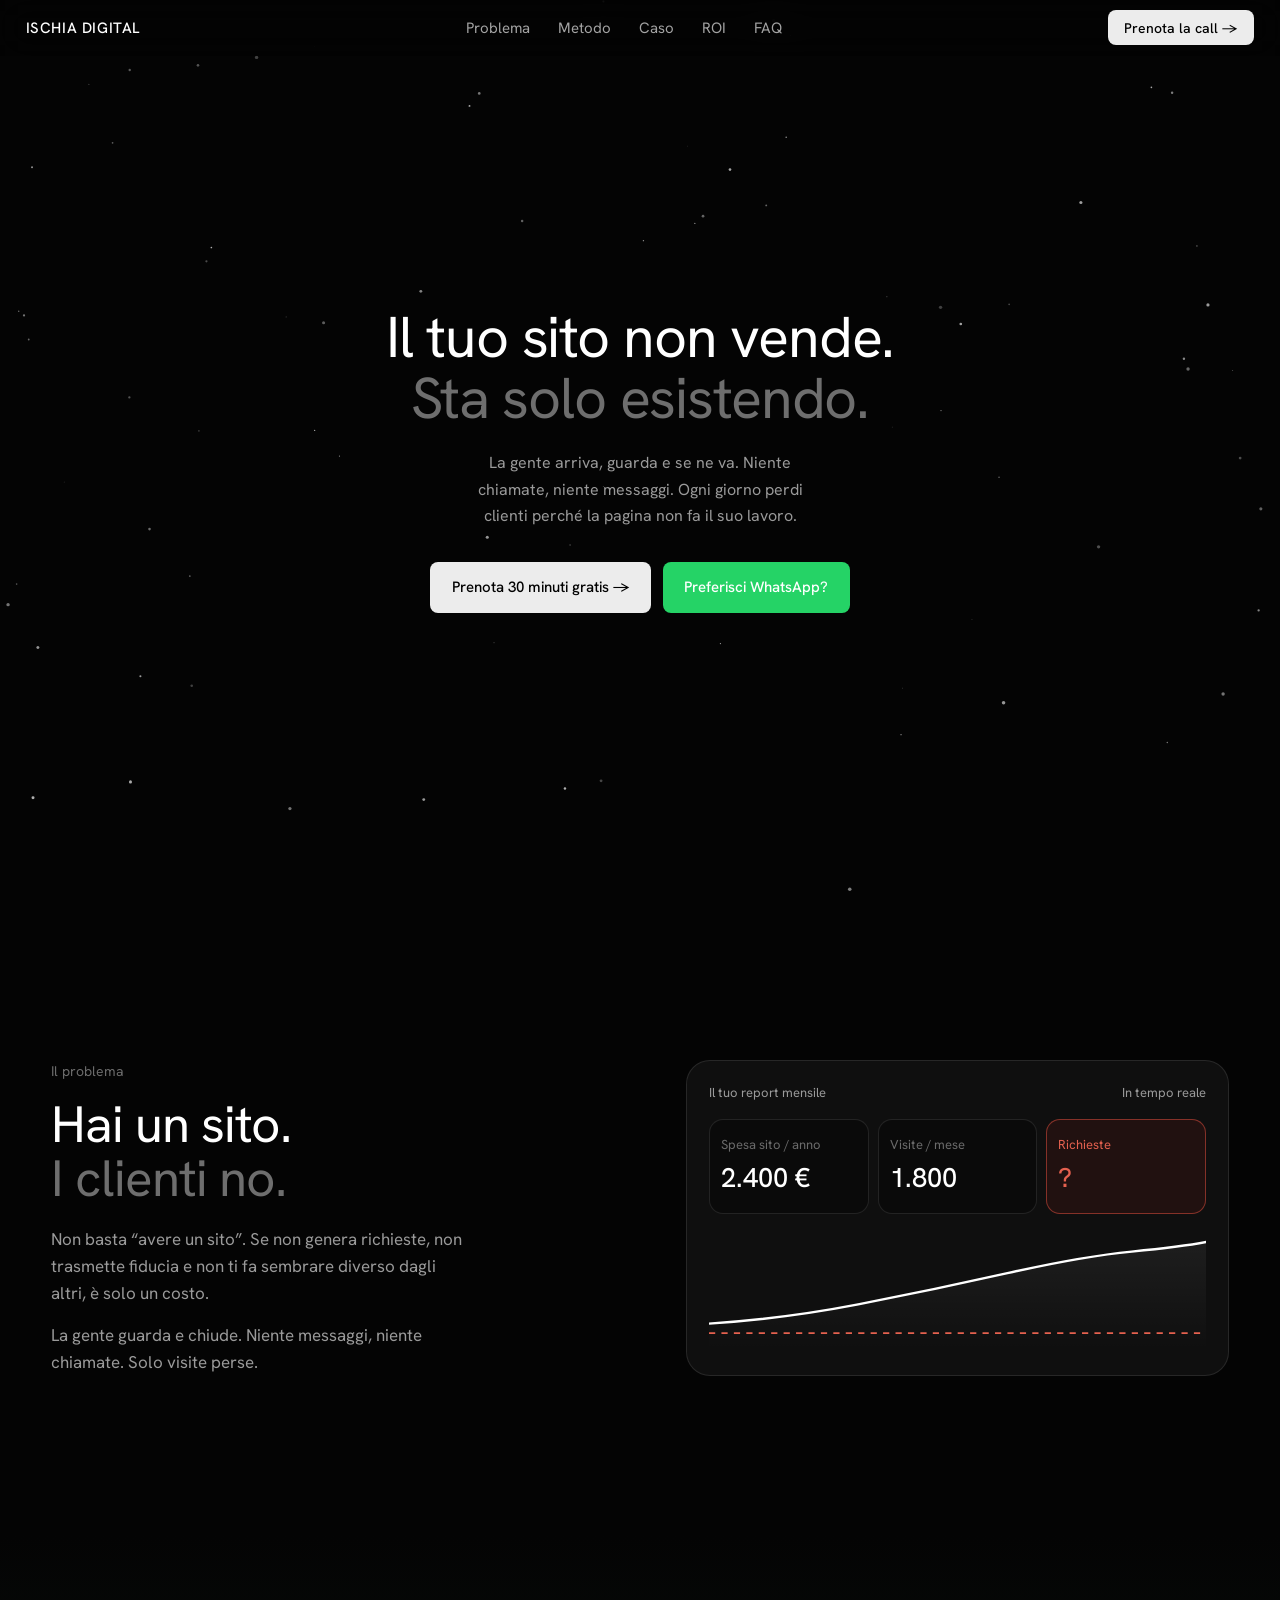
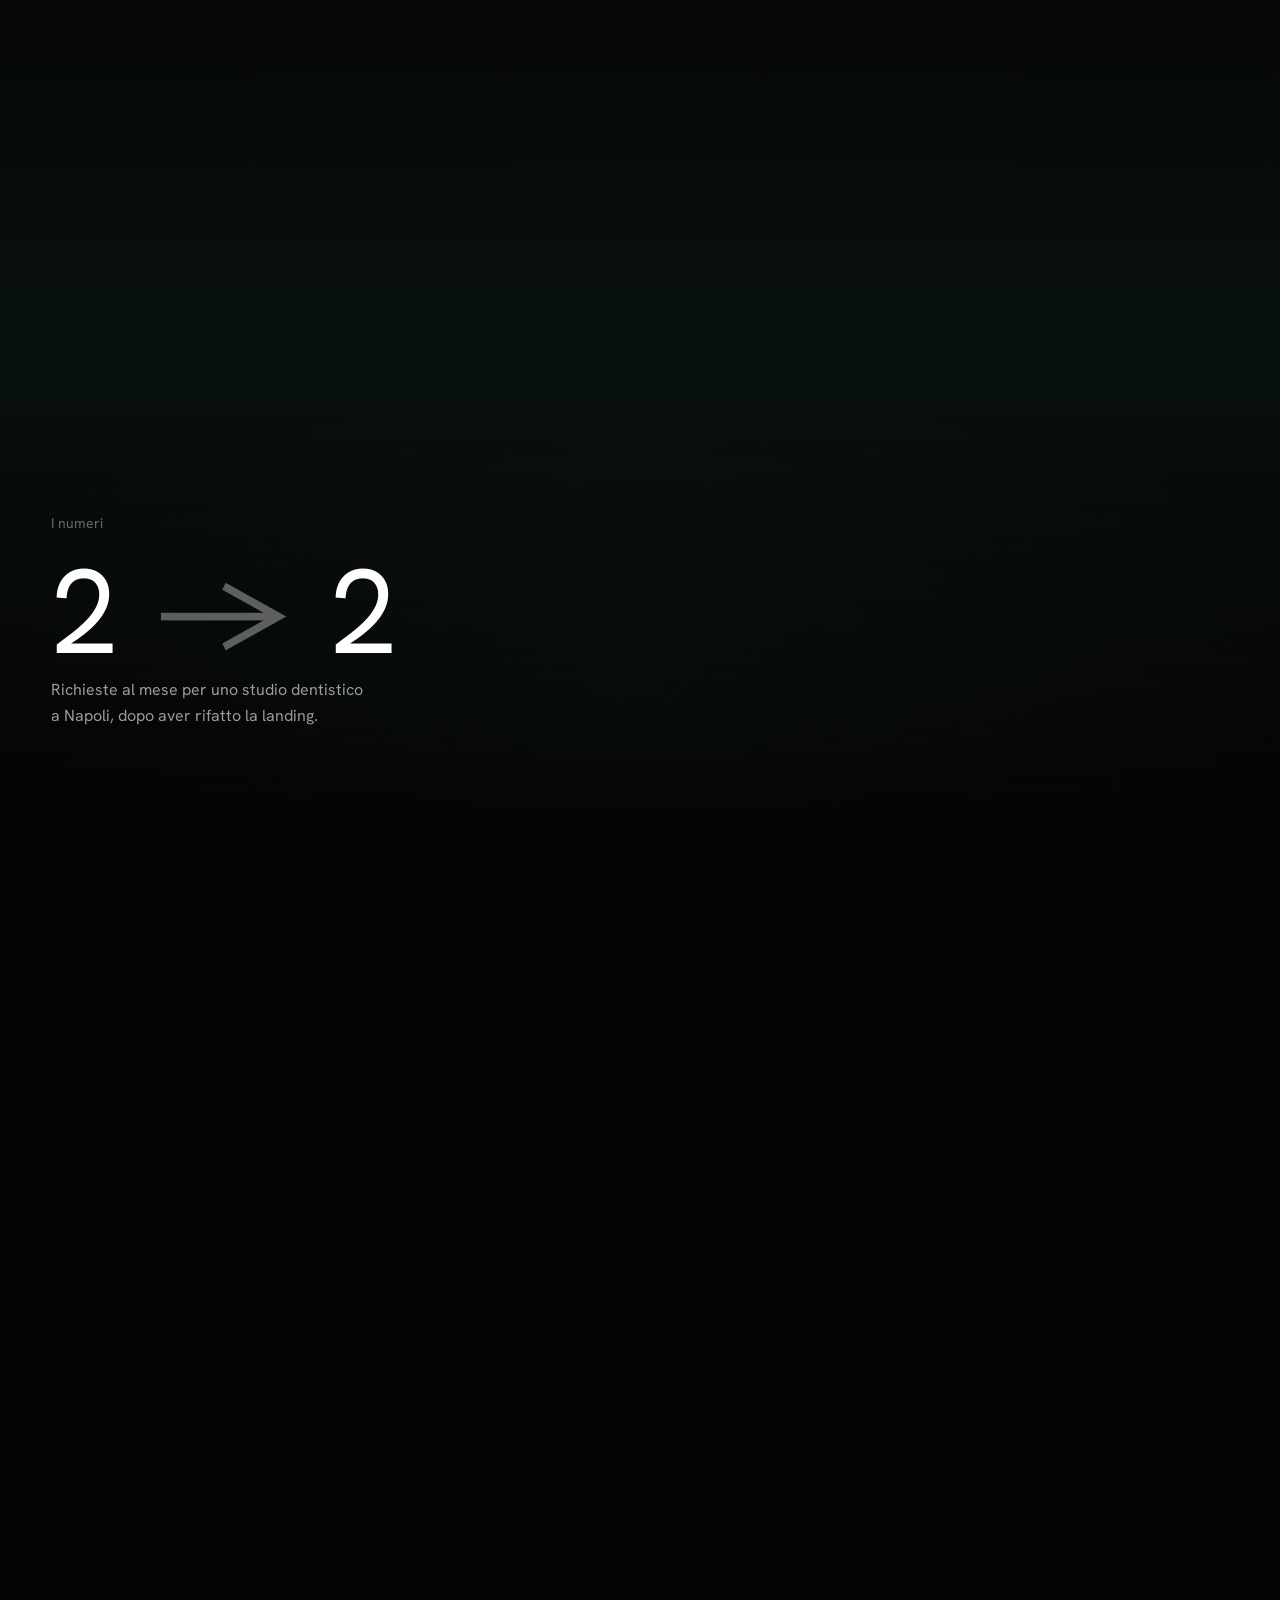
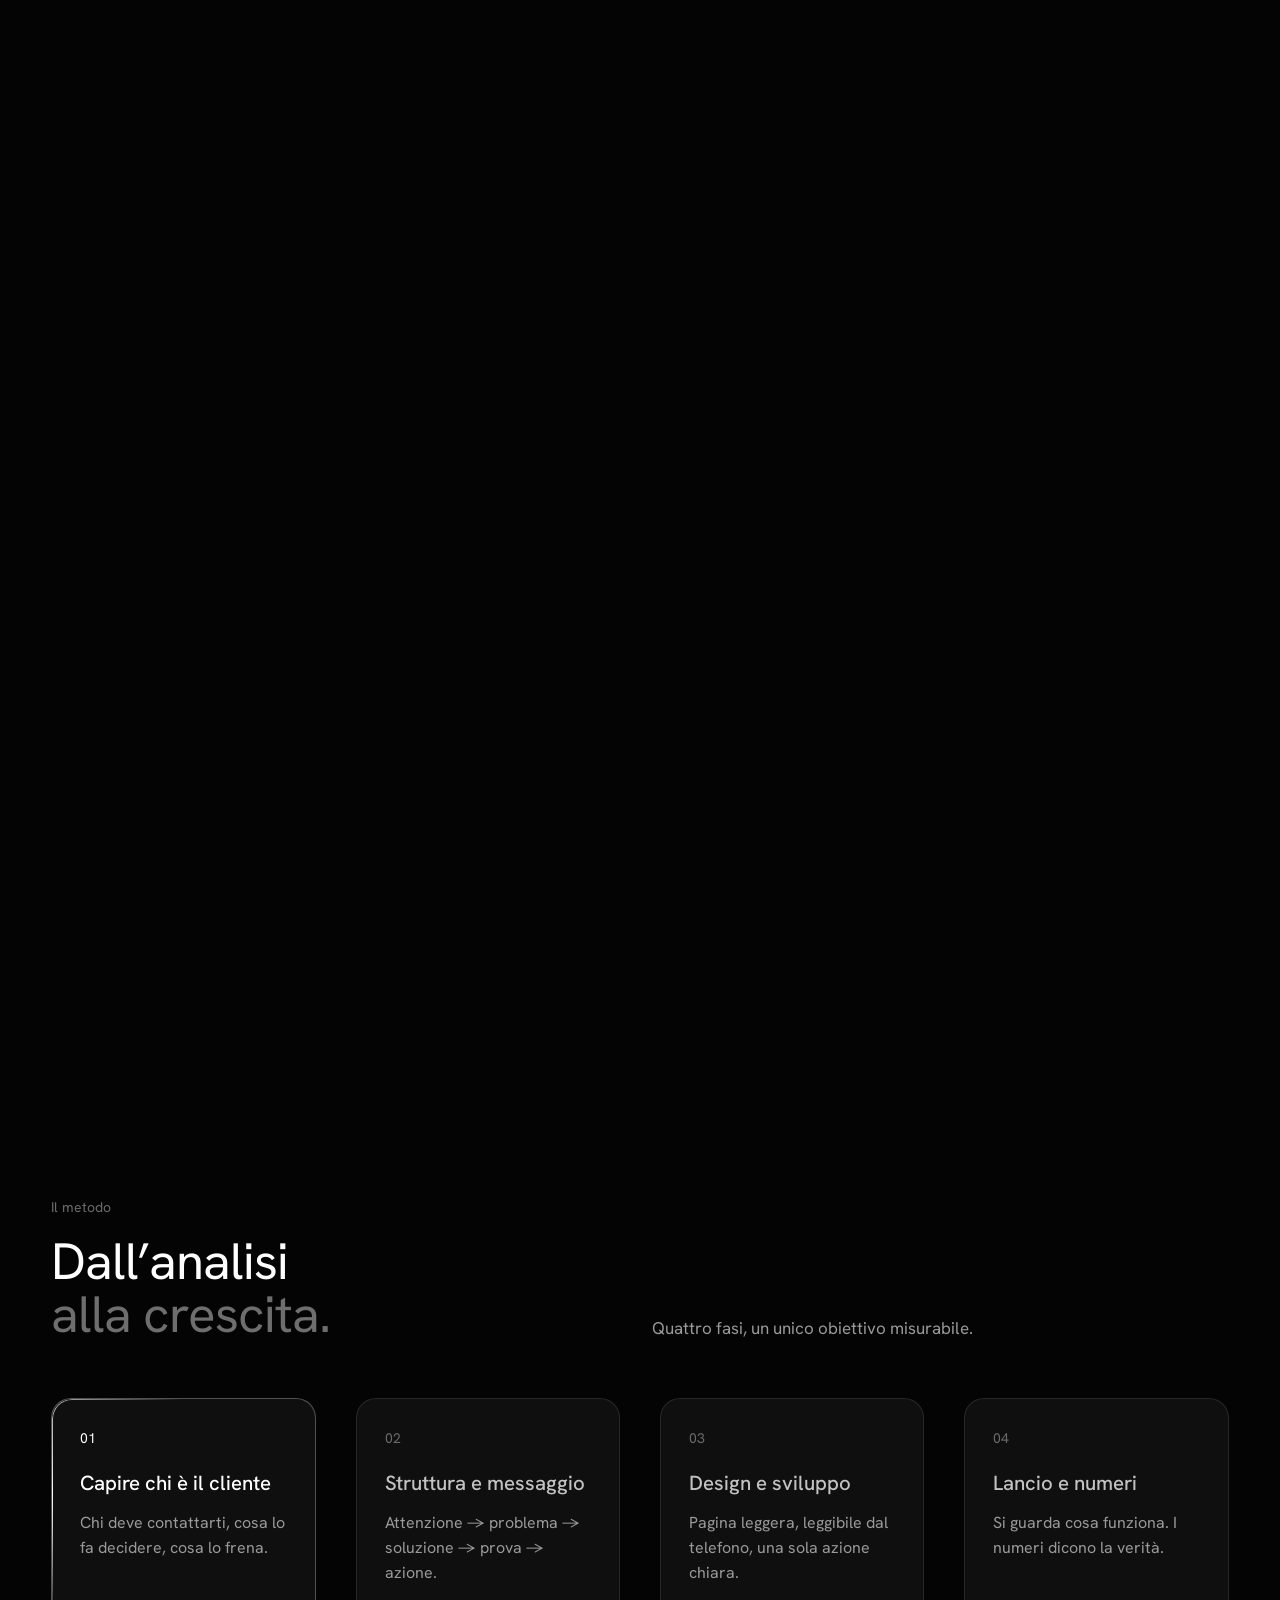
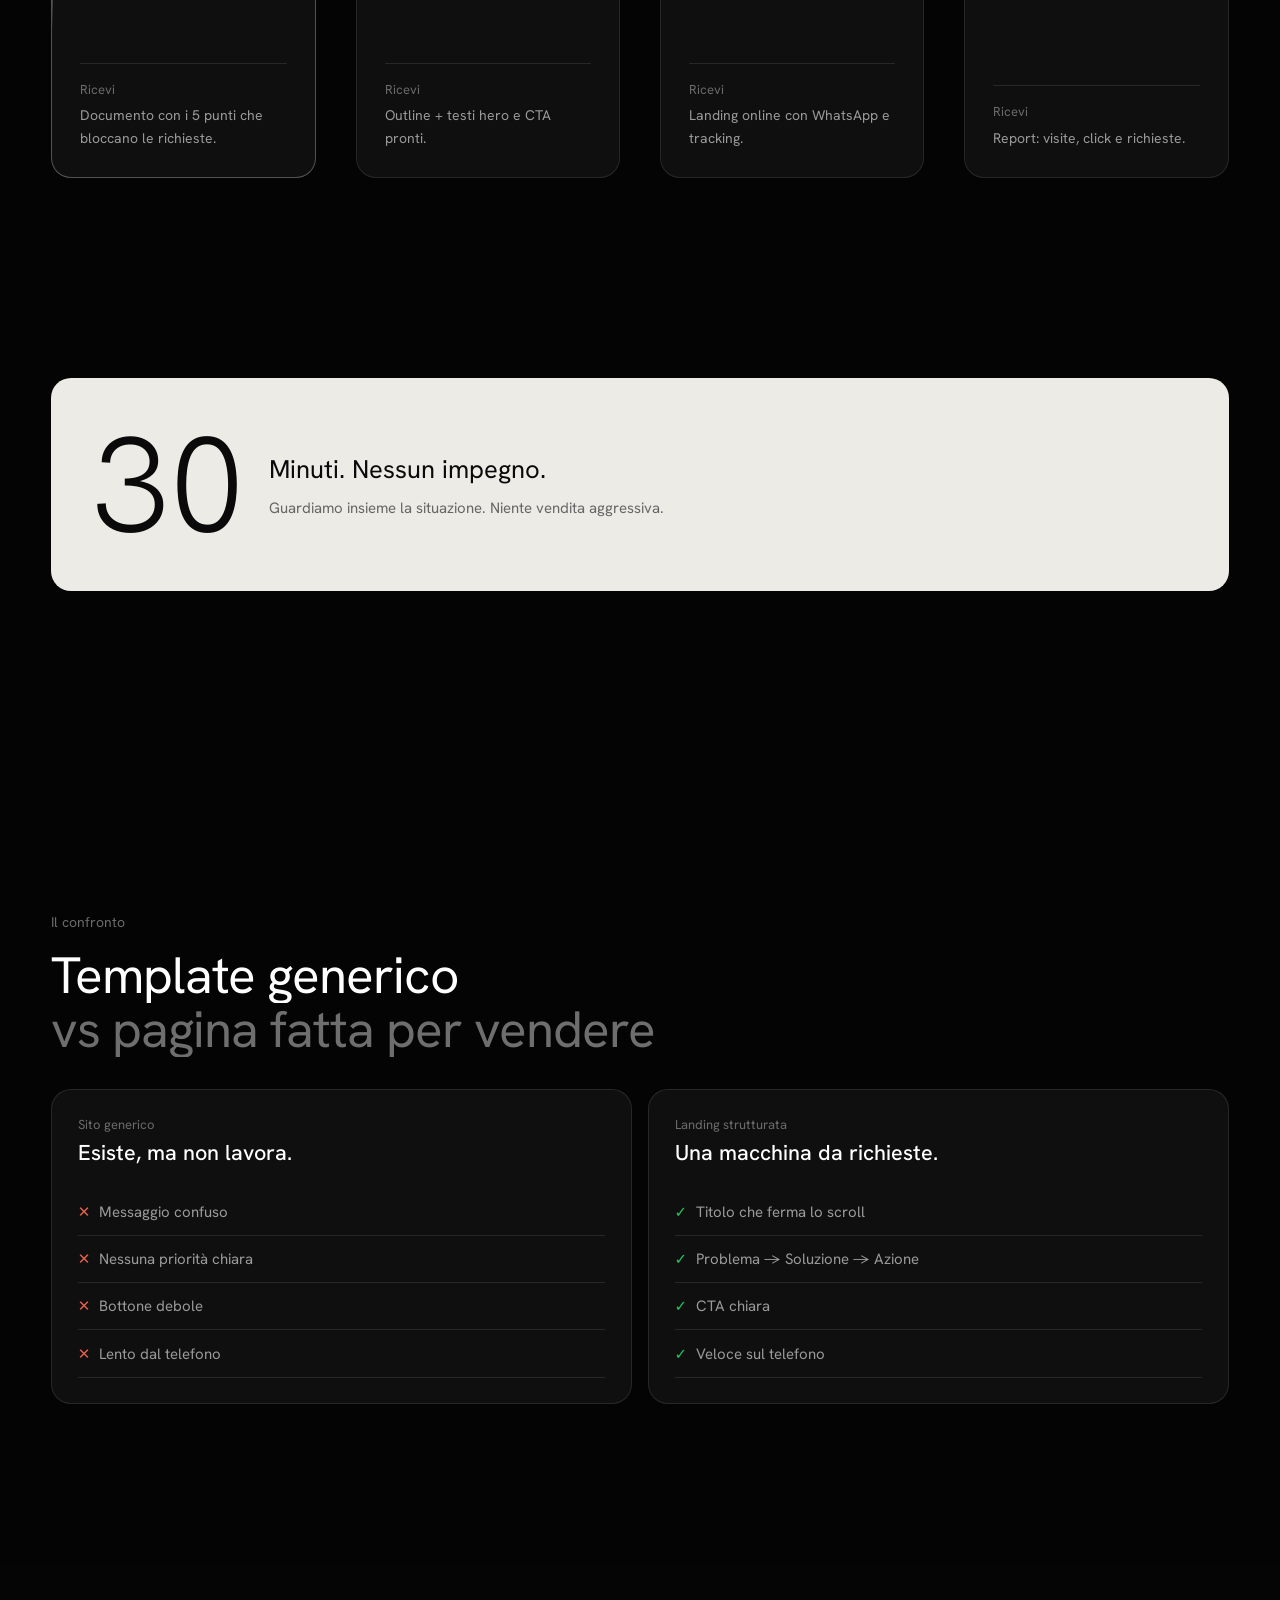
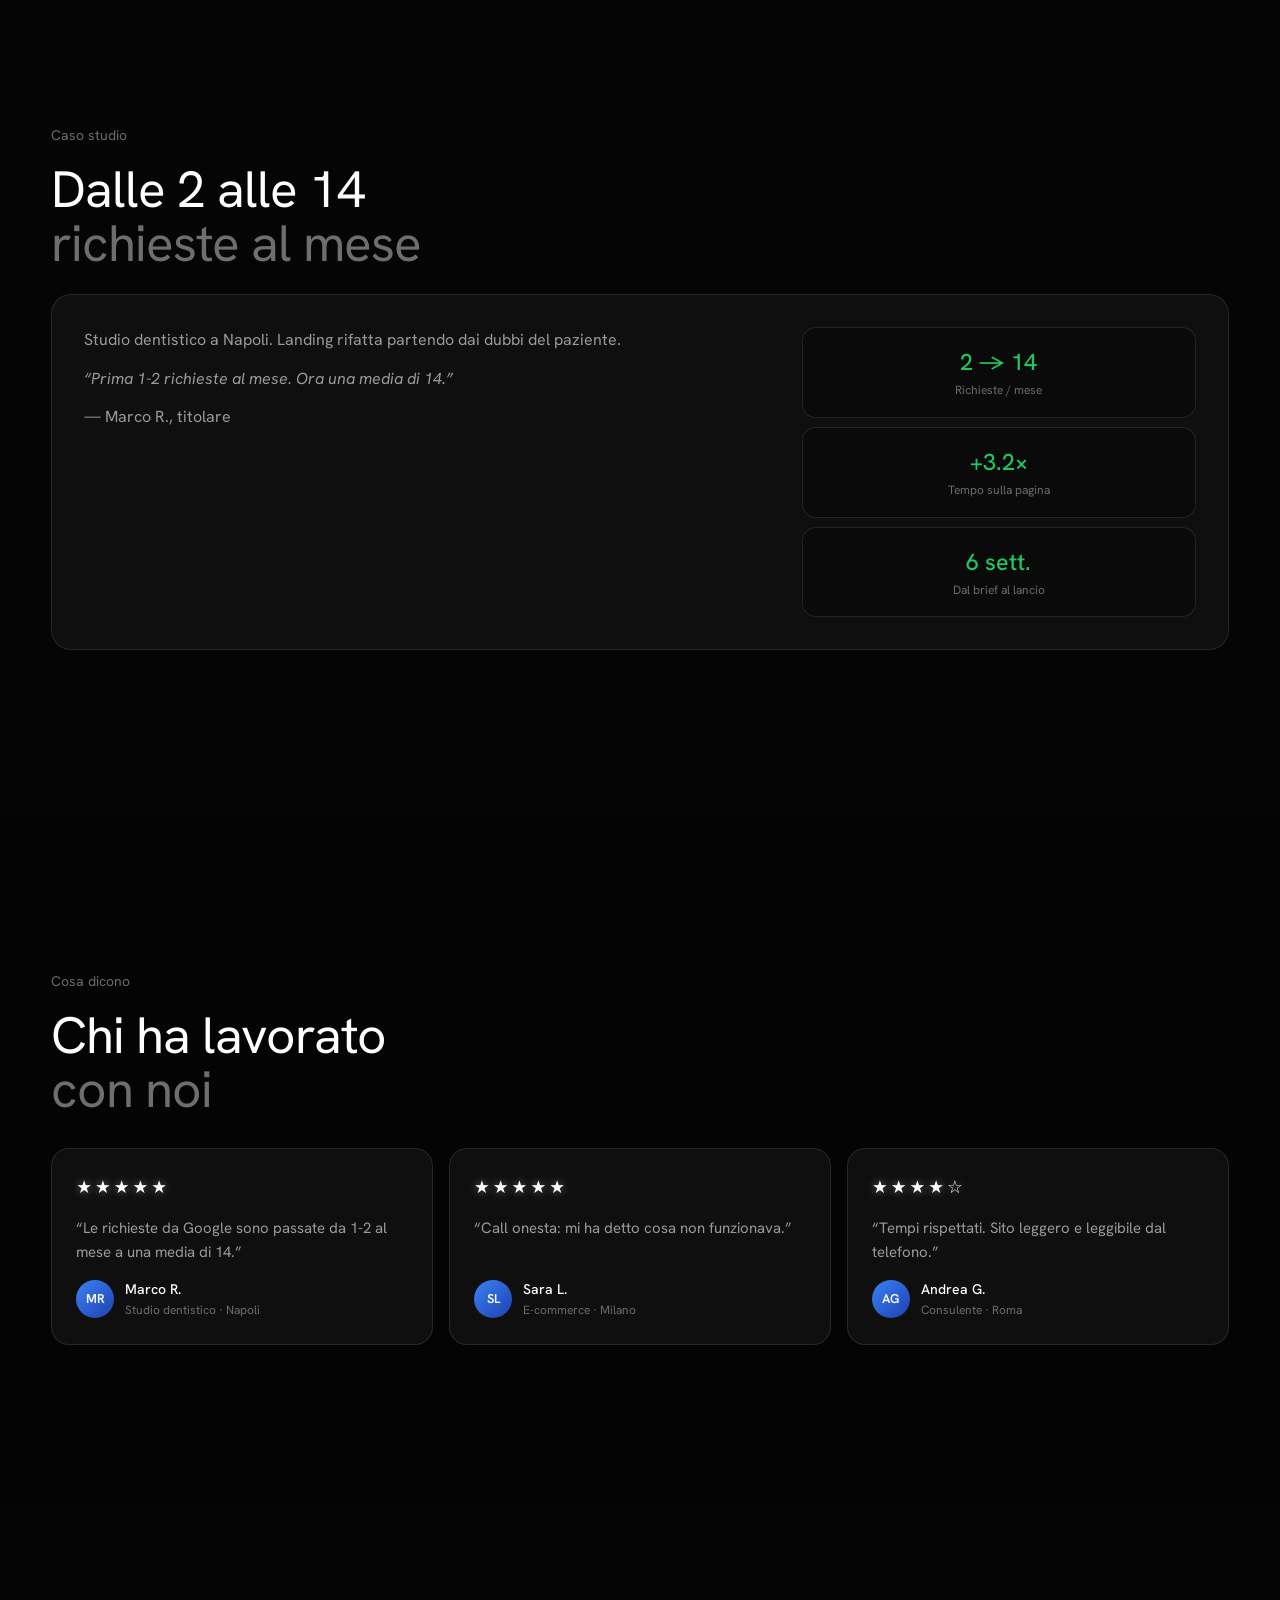
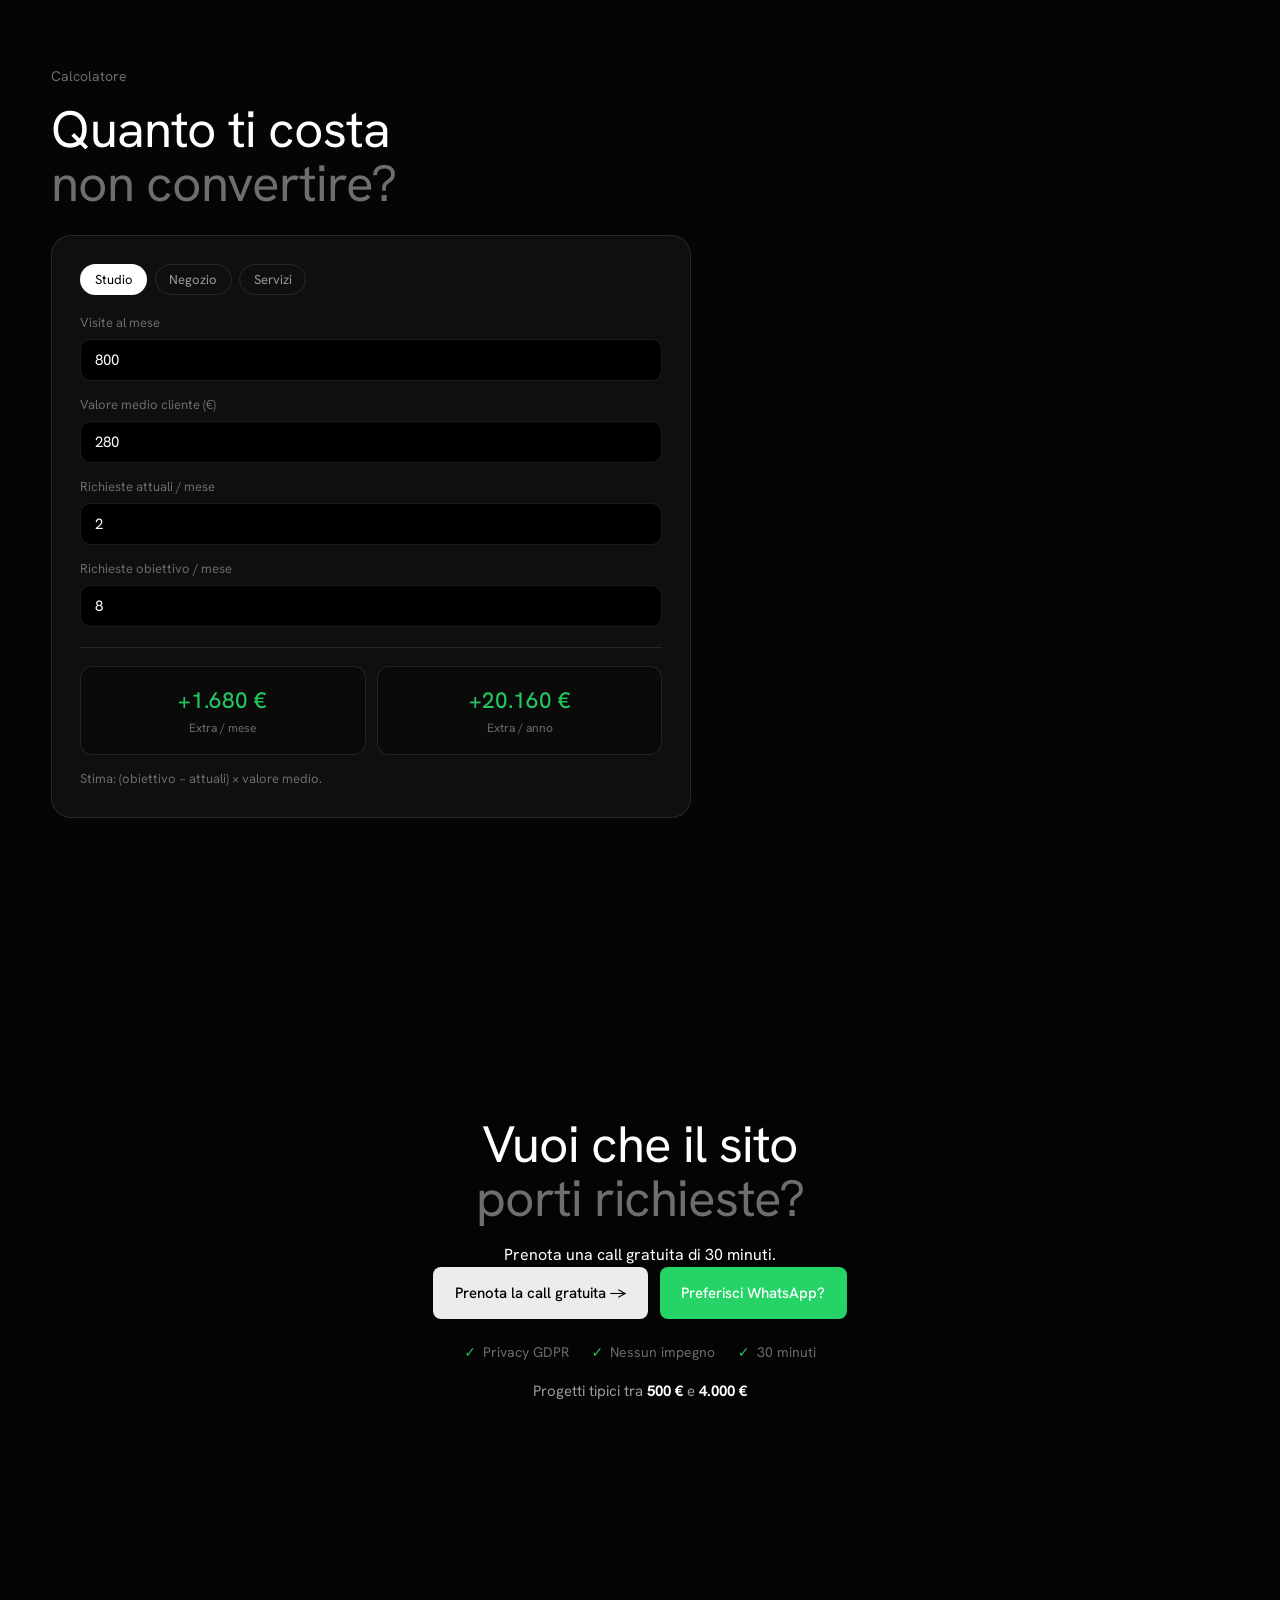
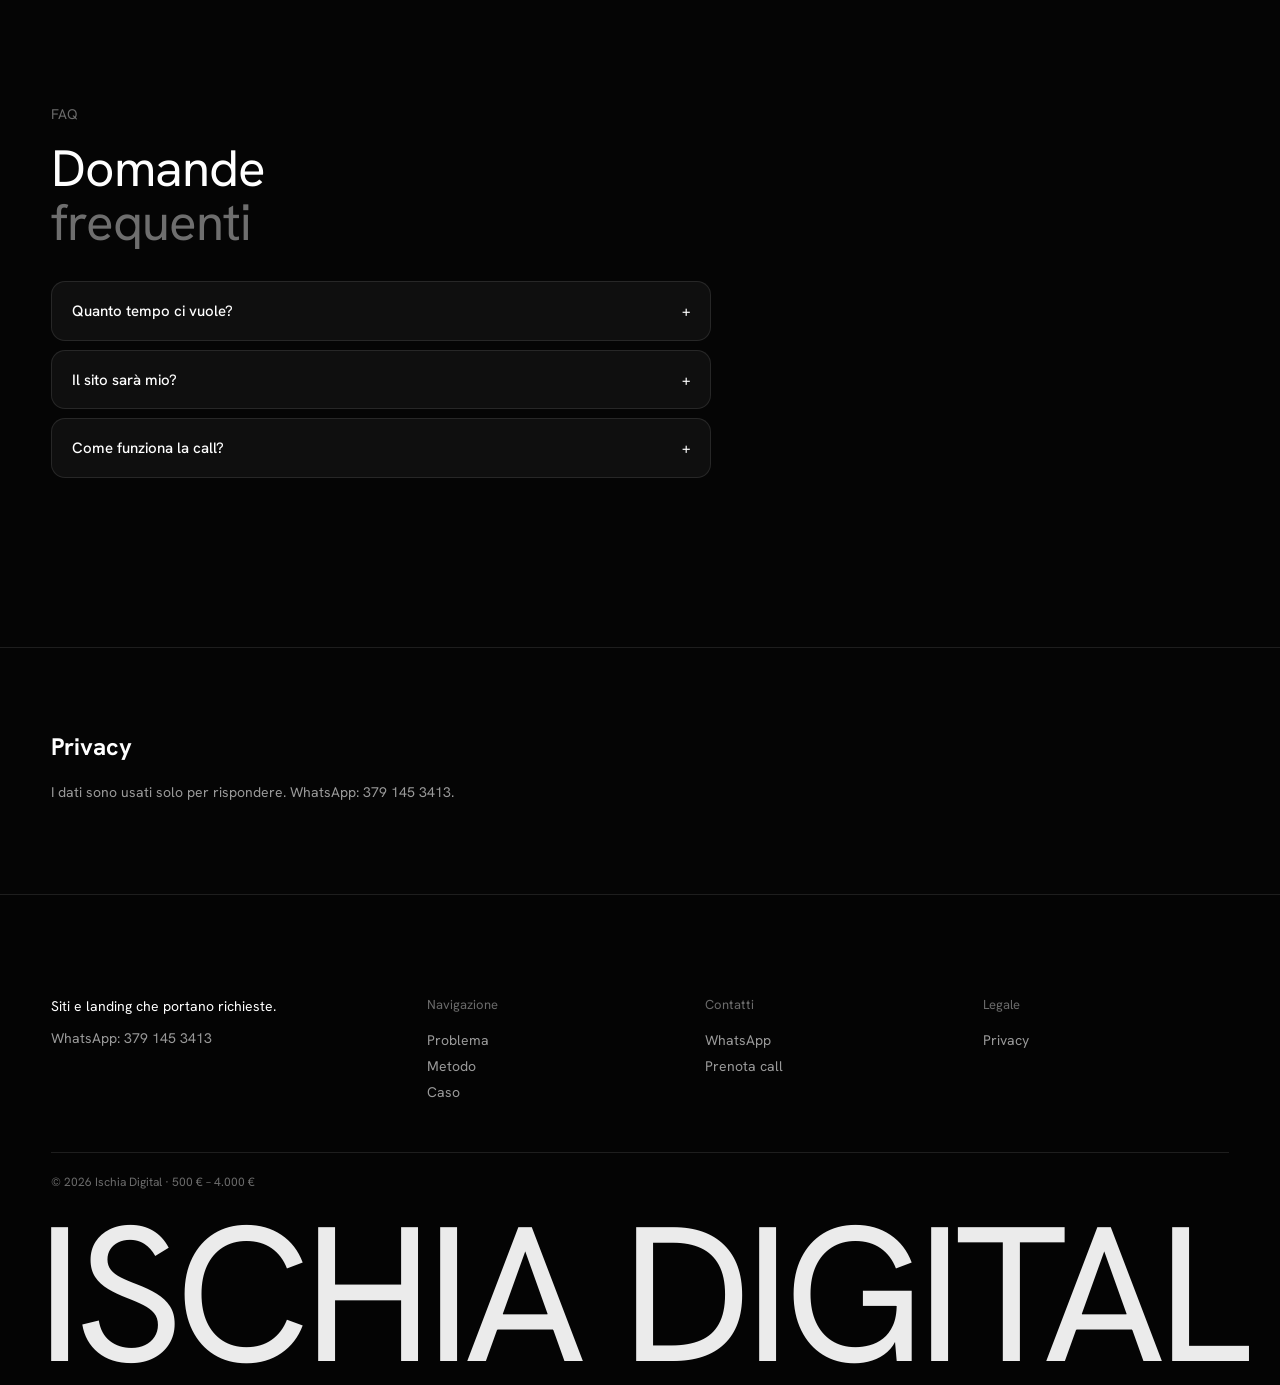
<file: index.html>
<!DOCTYPE html>
<html lang="it">
<head>
<meta charset="UTF-8">
<meta name="viewport" content="width=device-width, initial-scale=1.0">
<title>Ischia Digital — Siti che portano richieste</title>
<meta name="description" content="Siti e landing pensati per portare richieste. Call gratuita di 30 minuti.">
<meta property="og:type" content="website">
<meta property="og:title" content="Ischia Digital — Siti che portano richieste">
<meta property="og:description" content="Il tuo sito non vende. Sta solo esistendo. Call gratuita di 30 minuti.">
<meta property="og:image" content="https://ischia-digital.vercel.app/og-image.jpg">
<link href="https://fonts.googleapis.com/css2?family=Hanken+Grotesk:wght@300;400;500;600&display=swap" rel="stylesheet">
<script defer data-domain="ischiadigital.it" src="https://plausible.io/js/script.js"></script>
<style>
:root{--bg:#040404;--card:#0f0f0f;--card2:#0a0a0a;--text:#fff;--muted:#9a9a9a;--dim:#6e6e6e;--micro:#6b6b6b;--border:rgba(255,255,255,.10);--danger:#e5614f;--cream:#ecebe6;--btn:#ececec}
*{box-sizing:border-box;margin:0;padding:0}html{scroll-behavior:smooth}
body{font-family:"Hanken Grotesk",system-ui,sans-serif;background:var(--bg);color:var(--text);line-height:1.6;-webkit-font-smoothing:antialiased;overflow-x:hidden}
a{color:inherit;text-decoration:none}button{font-family:inherit;cursor:pointer;border:none;background:none;color:inherit}
.wrap{width:min(100% - 8vw,1280px);margin-inline:auto}.sec{padding:160px 0}
@media(max-width:900px){.sec{padding:100px 0}.wrap{width:min(100% - 1.75rem,1280px)}}
.line-mask{overflow:hidden;display:block}.line-mask>span{display:block;transform:translateY(100%);transition:transform .9s cubic-bezier(.16,1,.3,1)}.line-mask.on>span{transform:none}.line-mask.d1>span{transition-delay:.1s}
.t-white{color:#fff}.t-dim{color:var(--dim)}
.h1{font-size:clamp(2.4rem,4.5vw,3.75rem);line-height:1.05;letter-spacing:-.02em;font-weight:400}
.h2{font-size:clamp(2.2rem,4vw,3.4rem);line-height:1.05;letter-spacing:-.02em;font-weight:400}
.micro{font-size:14px;color:var(--micro);margin-bottom:1rem}.body{font-size:17px;color:var(--muted);line-height:1.6;max-width:42ch}
.nav{position:fixed;inset:0 0 auto;z-index:100;height:56px;display:flex;align-items:center;background:rgba(4,4,4,.7);backdrop-filter:blur(16px);border-bottom:1px solid transparent}.nav.scrolled{border-color:var(--border)}
.nav-inner{width:min(100% - 4vw,1280px);margin-inline:auto;display:flex;align-items:center;justify-content:space-between}
.logo{font-size:15px;font-weight:500;letter-spacing:.04em}.nav-links{display:flex;gap:1.75rem}.nav-links a{font-size:15px;color:#a3a3a3}.nav-links a:hover{color:#fff}
.btn{display:inline-flex;align-items:center;justify-content:center;padding:.55rem 1rem;border-radius:8px;font-size:14px;font-weight:500}.btn-light{background:var(--btn);color:#000}.btn-lg{padding:.85rem 1.35rem;font-size:15px}.btn-wa{background:#25D366;color:#fff}
@media(max-width:900px){.nav-links{display:none}}
.hero{min-height:100vh;display:flex;align-items:center;justify-content:center;position:relative;padding:100px 0 80px;text-align:center}
.hero-canvas{position:absolute;inset:0;pointer-events:none}.hero-canvas canvas{width:100%;height:100%;display:block}
.hero-inner{position:relative;z-index:2;max-width:720px;padding:0 1.5rem}.hero .h1{margin-bottom:1.4rem}
.hero-sub{font-size:16px;color:var(--muted);line-height:1.65;margin-bottom:2rem;max-width:40ch;margin-inline:auto}
.hero-actions{display:flex;flex-wrap:wrap;gap:.7rem;justify-content:center}
.problem-grid{display:grid;gap:3.5rem}@media(min-width:960px){.problem-grid{grid-template-columns:1fr .95fr;gap:4rem}}
.dash{background:var(--card);border:1px solid var(--border);border-radius:24px;padding:1.35rem}
.dash-top{display:flex;justify-content:space-between;margin-bottom:1rem;font-size:13px;color:var(--muted)}
.metrics{display:grid;grid-template-columns:repeat(3,1fr);gap:.55rem;margin-bottom:1rem}
.metric{background:var(--card2);border:1px solid var(--border);border-radius:14px;padding:.9rem .7rem}
.metric .l{font-size:13px;color:var(--micro)}.metric .v{font-size:clamp(1.15rem,2.2vw,1.7rem);font-weight:500}
.metric.alert{background:rgba(255,60,40,.08);border-color:rgba(255,90,70,.45)}.metric.alert .l,.metric.alert .v{color:var(--danger)}
.chart-wrap{height:120px}.chart-wrap svg{width:100%;height:100%}
.chart-line{fill:none;stroke:#fff;stroke-width:2;stroke-dasharray:800;stroke-dashoffset:800}
.chart-area{fill:url(#gArea);opacity:0}.chart-base{fill:none;stroke:var(--danger);stroke-width:1.4;stroke-dasharray:5 5}
.numbers{position:relative;height:300vh}.numbers-sticky{position:sticky;top:0;height:100vh;display:flex;align-items:flex-end;overflow:hidden}
.numbers-bg{position:absolute;inset:0;overflow:hidden;background:#040404}
.numbers-layer{position:absolute;inset:0;opacity:0;pointer-events:none}
.numbers-layer.l0{opacity:1;background:radial-gradient(ellipse 90% 50% at 50% 85%,rgba(18,36,28,.55),transparent 70%),linear-gradient(180deg,#040404,#0a1410 45%,#040404)}
.numbers-layer.l1{background:radial-gradient(ellipse 70% 45% at 30% 70%,rgba(25,45,55,.4),transparent 65%),linear-gradient(180deg,#040404,#0a1520 40%,#040404)}
.numbers-layer.l2{background:radial-gradient(ellipse 55% 50% at 50% 40%,rgba(40,80,120,.25),transparent 60%),linear-gradient(180deg,#040404,#0b1828 30%,#102438 60%,#040404)}
.city{position:absolute;left:0;right:0;bottom:0;height:78%;opacity:0;pointer-events:none;transform:translateY(16%);z-index:0;will-change:opacity,transform}
.city svg{width:100%;height:100%;display:block;filter:drop-shadow(0 0 50px rgba(80,140,220,.22))}
.numbers-fog{position:absolute;inset:0;background:linear-gradient(180deg,transparent 10%,rgba(4,4,4,.15) 50%,rgba(4,4,4,.55) 85%,rgba(4,4,4,.85) 100%);z-index:1;pointer-events:none}
.numbers-content{position:relative;z-index:2;padding:0 0 12vh;width:min(100% - 8vw,1280px);margin-inline:auto}
.big-num{font-size:clamp(4.5rem,12vw,7.5rem);font-weight:400;letter-spacing:-.04em;line-height:1;margin:.3rem 0 .4rem}.big-num .arrow{opacity:.35;margin:0 .15em}.big-label{font-size:16px;color:var(--muted);max-width:36ch}
.method-head{display:grid;gap:1.5rem;margin-bottom:3.5rem}@media(min-width:800px){.method-head{grid-template-columns:1fr 1fr;align-items:end}}
.steps{display:grid;grid-template-columns:repeat(4,1fr);gap:2.5rem}@media(max-width:1100px){.steps{grid-template-columns:1fr 1fr}}@media(max-width:600px){.steps{grid-template-columns:1fr}}
.step{background:var(--card);border:1px solid var(--border);border-radius:20px;padding:28px;min-height:380px;display:flex;flex-direction:column;position:relative;overflow:hidden}
.step-n{font-size:14px;color:var(--micro);margin-bottom:1.1rem}.step h3{font-size:clamp(1.2rem,1.6vw,1.55rem);font-weight:500;margin-bottom:.7rem;color:rgba(255,255,255,.75)}.step>p{font-size:16px;color:var(--muted);line-height:1.55;flex:1;margin-bottom:1.2rem}
.step-out{border-top:1px solid var(--border);padding-top:1rem;font-size:14px;color:var(--muted)}.step-out strong{display:block;font-size:13px;color:var(--micro);font-weight:400;margin-bottom:.25rem}
.step.active{border-color:rgba(255,255,255,.28)}.step.active h3,.step.active .step-n{color:#fff}
.step-glow{position:absolute;inset:0;border-radius:20px;pointer-events:none;opacity:0;padding:1px;background:conic-gradient(from var(--angle,0deg),transparent 70%,#fff 85%,transparent);-webkit-mask:linear-gradient(#000 0 0) content-box,linear-gradient(#000 0 0);mask-composite:exclude}
.step.active .step-glow{opacity:1;animation:spinBorder 3s linear infinite}
@property --angle{syntax:"<angle>";initial-value:0deg;inherits:false}@keyframes spinBorder{to{--angle:360deg}}
.g-band{background:var(--cream);color:#0a0a0a;border-radius:20px;padding:2.4rem 2.6rem;display:flex;flex-wrap:wrap;align-items:center;gap:1.5rem}
.g-num{font-size:clamp(5rem,12vw,8.5rem);font-weight:300;line-height:1}.g-text{flex:1;min-width:220px}.g-text strong{display:block;font-size:clamp(1.15rem,2vw,1.65rem);font-weight:400;margin-bottom:.4rem}.g-text p{color:#666;font-size:15px}
.compare-grid{display:grid;gap:1rem;margin-top:2rem}@media(min-width:720px){.compare-grid{grid-template-columns:1fr 1fr}}
.cmp{background:var(--card);border:1px solid var(--border);border-radius:20px;padding:1.6rem}.cmp .tag{font-size:13px;color:var(--micro)}.cmp h3{font-size:1.35rem;font-weight:500;margin-bottom:1.1rem}
.cmp ul{list-style:none}.cmp li{padding:.7rem 0;border-bottom:1px solid var(--border);font-size:15px;color:var(--muted);display:flex;gap:.55rem}.cmp li .x{color:var(--danger);font-weight:600}
.case-card{background:var(--card);border:1px solid var(--border);border-radius:20px;padding:2rem;display:grid;gap:1.75rem;margin-top:1.5rem}@media(min-width:860px){.case-card{grid-template-columns:1.4fr .8fr}}
.case-card p{color:var(--muted);font-size:16px;margin-bottom:.8rem}.case-quote{font-style:italic;color:#aaa}.case-author{font-size:14px;color:var(--micro)}
.case-metrics{display:grid;gap:.6rem}.case-m{text-align:center;padding:1rem;background:var(--card2);border:1px solid var(--border);border-radius:14px}.case-m .v{font-size:1.45rem;font-weight:500;color:#22c55e}.case-m .d{font-size:12px;color:var(--micro)}
.reviews-grid{display:grid;gap:1rem;grid-template-columns:repeat(auto-fit,minmax(280px,1fr));margin-top:2rem}
.review{background:var(--card);border:1px solid var(--border);border-radius:18px;padding:1.5rem;display:flex;flex-direction:column;gap:.9rem}
.stars{letter-spacing:3px;font-size:1.1rem;color:#fff;text-shadow:0 0 10px rgba(255,255,255,.4)}.review p{color:var(--muted);font-size:15px;flex:1}
.review-bot{display:flex;align-items:center;gap:.7rem}.avatar{width:38px;height:38px;border-radius:50%;background:linear-gradient(135deg,#3b82f6,#1e40af);display:grid;place-items:center;font-weight:600;font-size:.8rem}.r-name{font-weight:500;font-size:14px}.r-role{font-size:12px;color:var(--micro)}
.roi-box{background:var(--card);border:1px solid var(--border);border-radius:20px;padding:1.75rem;margin-top:1.5rem;max-width:640px}
.roi-presets{display:flex;flex-wrap:wrap;gap:.45rem;margin-bottom:1.1rem}.roi-preset{padding:.4rem .85rem;border-radius:999px;border:1px solid var(--border);color:var(--muted);font-size:13px}.roi-preset.on{background:#fff;color:#000}
.roi-fields{display:grid;gap:.85rem;margin-bottom:1.25rem}.roi-field label{display:block;font-size:13px;color:var(--micro);margin-bottom:.3rem}.roi-field input{width:100%;background:#000;border:1px solid var(--border);border-radius:10px;padding:.65rem .85rem;color:#fff;font-size:15px;font-family:inherit}
.roi-results{display:grid;grid-template-columns:1fr 1fr;gap:.7rem;padding-top:1.1rem;border-top:1px solid var(--border)}.roi-res{background:var(--card2);border:1px solid var(--border);border-radius:12px;padding:1rem;text-align:center}.roi-res .v{font-size:1.4rem;font-weight:500;color:#22c55e}.roi-res .l{font-size:12px;color:var(--micro)}.roi-note{margin-top:.85rem;font-size:13px;color:var(--micro)}
.cta{text-align:center;padding:140px 0}.cta .h2{max-width:14ch;margin-inline:auto;margin-bottom:1rem}.cta>p{color:var(--muted);max-width:40ch;margin:0 auto 1.75rem;font-size:17px}
.cta-actions{display:flex;flex-wrap:wrap;gap:.7rem;justify-content:center;margin-bottom:1.4rem}.trust-line{display:flex;flex-wrap:wrap;gap:.6rem 1.4rem;justify-content:center;font-size:14px;color:var(--micro)}.trust-line span{color:#22c55e;margin-right:.2rem}.price-note{margin-top:1rem;font-size:15px;color:var(--muted)}.price-note strong{color:#fff}
details{background:var(--card);border:1px solid var(--border);border-radius:14px;margin-bottom:.55rem}summary{padding:1.05rem 1.25rem;cursor:pointer;font-weight:500;list-style:none;display:flex;justify-content:space-between;font-size:15px}summary::-webkit-details-marker{display:none}summary::after{content:"+"}details[open] summary::after{content:"−"}.faq-body{padding:0 1.25rem 1.1rem;color:var(--muted);font-size:15px}
footer{padding:100px 0 0;border-top:1px solid var(--border)}.foot-grid{display:grid;gap:2rem;margin-bottom:3rem}@media(min-width:800px){.foot-grid{grid-template-columns:1.4fr 1fr 1fr 1fr}}.foot-grid p,.foot-grid a{font-size:14px;color:var(--muted);line-height:1.7}.foot-col h4{font-size:13px;color:var(--micro);font-weight:400;margin-bottom:.7rem}.foot-bottom{display:flex;flex-wrap:wrap;gap:1rem;justify-content:space-between;padding:1.25rem 0;border-top:1px solid var(--border);font-size:12px;color:var(--micro)}.giant{font-size:clamp(3rem,16vw,12rem);font-weight:400;letter-spacing:-.04em;line-height:.85;color:rgba(255,255,255,.92);text-align:center;overflow:hidden;padding-bottom:.05em}
.sticky{display:none;position:fixed;bottom:0;left:0;right:0;z-index:90;background:rgba(4,4,4,.96);backdrop-filter:blur(16px);border-top:1px solid var(--border);padding:.75rem 1rem;gap:.5rem;justify-content:center;transform:translateY(110%);transition:transform .28s}.sticky.show{transform:none}@media(max-width:768px){.sticky{display:flex}body{padding-bottom:70px}}
.privacy{padding:80px 0;border-top:1px solid var(--border);background:#050505}.privacy h2{font-size:1.5rem;margin-bottom:1rem}.privacy p{color:var(--muted);font-size:14px;line-height:1.55;margin-bottom:.65rem;max-width:60ch}
</style>
</head>
<body>
<header class="nav" id="nav"><div class="nav-inner"><a href="#" class="logo">ISCHIA DIGITAL</a><nav class="nav-links"><a href="#problema">Problema</a><a href="#metodo">Metodo</a><a href="#caso">Caso</a><a href="#roi">ROI</a><a href="#faq">FAQ</a></nav><button class="btn btn-light" onclick="openBooking()">Prenota la call →</button></div></header>
<section class="hero"><div class="hero-canvas" id="heroCanvas"></div><div class="hero-inner"><h1 class="h1"><span class="line-mask"><span class="t-white">Il tuo sito non vende.</span></span><span class="line-mask d1"><span class="t-dim">Sta solo esistendo.</span></span></h1><p class="hero-sub">La gente arriva, guarda e se ne va. Niente chiamate, niente messaggi. Ogni giorno perdi clienti perché la pagina non fa il suo lavoro.</p><div class="hero-actions"><button class="btn btn-light btn-lg" onclick="openBooking()">Prenota 30 minuti gratis →</button><a class="btn btn-wa btn-lg" href="https://wa.me/393791453413?text=Ciao%2C%20vorrei%20info%20sulla%20call%20gratuita" target="_blank" rel="noopener">Preferisci WhatsApp?</a></div></div></section>
<section class="sec" id="problema"><div class="wrap problem-grid"><div><div class="micro">Il problema</div><h2 class="h2"><span class="line-mask"><span class="t-white">Hai un sito.</span></span><span class="line-mask d1"><span class="t-dim">I clienti no.</span></span></h2><p class="body" style="margin-top:1.25rem">Non basta “avere un sito”. Se non genera richieste, non trasmette fiducia e non ti fa sembrare diverso dagli altri, è solo un costo.</p><p class="body" style="margin-top:.9rem">La gente guarda e chiude. Niente messaggi, niente chiamate. Solo visite perse.</p></div><div class="dash" id="dash"><div class="dash-top"><span>Il tuo report mensile</span><span>In tempo reale</span></div><div class="metrics"><div class="metric"><div class="l">Spesa sito / anno</div><div class="v" id="m-budget">0 €</div></div><div class="metric"><div class="l">Visite / mese</div><div class="v" id="m-views">0</div></div><div class="metric alert"><div class="l">Richieste</div><div class="v">?</div></div></div><div class="chart-wrap"><svg viewBox="0 0 400 100" preserveAspectRatio="none"><defs><linearGradient id="gArea" x1="0" y1="0" x2="0" y2="1"><stop offset="0%" stop-color="#fff" stop-opacity=".25"/><stop offset="100%" stop-color="#fff" stop-opacity="0"/></linearGradient></defs><path class="chart-area" id="chartArea" d="M0,78 Q60,74 120,62 T240,36 T340,18 T400,10 L400,100 L0,100 Z"/><path class="chart-base" d="M0,86 L400,86"/><path class="chart-line" id="chartLine" d="M0,78 Q60,74 120,62 T240,36 T340,18 T400,10"/></svg></div></div></div></section>
<section class="numbers" id="numeri"><div class="numbers-sticky"><div class="numbers-bg"><div class="numbers-layer l0" id="nl0"></div><div class="numbers-layer l1" id="nl1"></div><div class="numbers-layer l2" id="nl2"></div><div class="city" id="citySkyline" aria-hidden="true"><svg viewBox="0 0 1400 420" preserveAspectRatio="xMidYMax meet"><defs><linearGradient id="bldgFar" x1="0" y1="0" x2="0" y2="1"><stop offset="0%" stop-color="#1e2f45"/><stop offset="100%" stop-color="#0a121c"/></linearGradient><linearGradient id="bldgMid" x1="0" y1="0" x2="0" y2="1"><stop offset="0%" stop-color="#2a405c"/><stop offset="100%" stop-color="#0c1522"/></linearGradient><linearGradient id="bldgNear" x1="0" y1="0" x2="0" y2="1"><stop offset="0%" stop-color="#3a5575"/><stop offset="100%" stop-color="#0e1828"/></linearGradient><linearGradient id="win" x1="0" y1="0" x2="0" y2="1"><stop offset="0%" stop-color="#e8f8ff" stop-opacity="1"/><stop offset="100%" stop-color="#7ec8f0" stop-opacity=".65"/></linearGradient><linearGradient id="winWarm" x1="0" y1="0" x2="0" y2="1"><stop offset="0%" stop-color="#ffe9c2" stop-opacity=".95"/><stop offset="100%" stop-color="#e8a84a" stop-opacity=".5"/></linearGradient><radialGradient id="streetGlow" cx="50%" cy="100%" r="55%"><stop offset="0%" stop-color="#4a7ab0" stop-opacity=".35"/><stop offset="100%" stop-color="#000" stop-opacity="0"/></radialGradient></defs><ellipse cx="700" cy="400" rx="600" ry="80" fill="url(#streetGlow)"/><g fill="url(#bldgFar)" opacity=".55"><rect x="20" y="200" width="55" height="220"/><rect x="85" y="160" width="40" height="260"/><rect x="140" y="220" width="60" height="200"/><rect x="220" y="130" width="45" height="290"/><rect x="280" y="180" width="70" height="240"/><rect x="370" y="100" width="42" height="320"/><rect x="430" y="155" width="80" height="265"/><rect x="530" y="80" width="48" height="340"/><rect x="595" y="140" width="55" height="280"/><rect x="670" y="110" width="44" height="310"/><rect x="730" y="175" width="72" height="245"/><rect x="820" y="95" width="50" height="325"/><rect x="890" y="150" width="58" height="270"/><rect x="970" y="70" width="46" height="350"/><rect x="1035" y="130" width="75" height="290"/><rect x="1130" y="185" width="55" height="235"/><rect x="1205" y="120" width="48" height="300"/><rect x="1270" y="160" width="65" height="260"/></g><g fill="url(#bldgMid)" opacity=".9"><rect x="0" y="240" width="75" height="180"/><rect x="90" y="175" width="52" height="245"/><rect x="155" y="210" width="42" height="210"/><rect x="210" y="145" width="58" height="275"/><rect x="285" y="195" width="48" height="225"/><rect x="350" y="120" width="40" height="300"/><rect x="405" y="165" width="68" height="255"/><rect x="490" y="95" width="52" height="325"/><rect x="560" y="180" width="45" height="240"/><rect x="620" y="130" width="50" height="290"/><rect x="690" y="200" width="60" height="220"/><rect x="770" y="110" width="42" height="310"/><rect x="830" y="160" width="65" height="260"/><rect x="920" y="85" width="48" height="335"/><rect x="990" y="150" width="58" height="270"/><rect x="1070" y="185" width="85" height="235"/><rect x="1175" y="210" width="62" height="210"/><rect x="1255" y="140" width="50" height="280"/><rect x="1320" y="190" width="80" height="230"/></g><g fill="url(#win)"><rect x="220" y="160" width="7" height="9" rx="1"/><rect x="234" y="160" width="7" height="9" rx="1"/><rect x="248" y="160" width="7" height="9" rx="1"/><rect x="220" y="180" width="7" height="9" rx="1"/><rect x="234" y="180" width="7" height="9" rx="1"/><rect x="360" y="140" width="6" height="8" rx="1"/><rect x="372" y="140" width="6" height="8" rx="1"/><rect x="360" y="160" width="6" height="8" rx="1"/><rect x="500" y="115" width="7" height="9" rx="1"/><rect x="514" y="115" width="7" height="9" rx="1"/><rect x="500" y="135" width="7" height="9" rx="1"/><rect x="514" y="155" width="7" height="9" rx="1"/><rect x="630" y="150" width="6" height="8" rx="1"/><rect x="642" y="150" width="6" height="8" rx="1"/><rect x="780" y="130" width="7" height="9" rx="1"/><rect x="794" y="130" width="7" height="9" rx="1"/><rect x="780" y="150" width="7" height="9" rx="1"/><rect x="930" y="105" width="7" height="9" rx="1"/><rect x="944" y="105" width="7" height="9" rx="1"/><rect x="930" y="125" width="7" height="9" rx="1"/><rect x="1265" y="160" width="7" height="9" rx="1"/><rect x="1279" y="160" width="7" height="9" rx="1"/></g><g fill="url(#winWarm)"><rect x="100" y="200" width="6" height="8" rx="1"/><rect x="112" y="200" width="6" height="8" rx="1"/><rect x="295" y="220" width="6" height="8" rx="1"/><rect x="420" y="190" width="6" height="8" rx="1"/><rect x="432" y="190" width="6" height="8" rx="1"/><rect x="570" y="210" width="6" height="8" rx="1"/><rect x="700" y="230" width="6" height="8" rx="1"/><rect x="845" y="185" width="6" height="8" rx="1"/><rect x="857" y="185" width="6" height="8" rx="1"/><rect x="1085" y="210" width="7" height="9" rx="1"/><rect x="1100" y="210" width="7" height="9" rx="1"/></g><g fill="url(#bldgNear)"><path d="M-20,300 L40,300 L40,250 L70,250 L70,220 L110,220 L110,420 L-20,420 Z"/><path d="M1280,280 L1340,280 L1340,240 L1380,240 L1380,200 L1420,200 L1420,420 L1280,420 Z"/><rect x="1150" y="260" width="90" height="160"/></g><g stroke="#c8e0ff" stroke-width="2" fill="none" opacity=".7"><line x1="180" y1="320" x2="180" y2="380"/><circle cx="180" cy="315" r="5" fill="#ffe9a8" opacity=".9"/><line x1="480" y1="310" x2="480" y2="380"/><circle cx="480" cy="305" r="5" fill="#ffe9a8" opacity=".85"/><line x1="780" y1="315" x2="780" y2="380"/><circle cx="780" cy="310" r="5" fill="#ffe9a8" opacity=".9"/><line x1="1080" y1="308" x2="1080" y2="380"/><circle cx="1080" cy="303" r="5" fill="#ffe9a8" opacity=".8"/></g><g fill="#ffe9a8" opacity=".12"><circle cx="180" cy="315" r="28"/><circle cx="480" cy="305" r="26"/><circle cx="780" cy="310" r="30"/><circle cx="1080" cy="303" r="24"/></g><g fill="#05080e" opacity=".95"><g transform="translate(220,340)"><ellipse cx="0" cy="-22" rx="5" ry="6"/><path d="M-3,-16 L3,-16 L5,2 L-5,2 Z"/><path d="M-4,2 L-8,22 M4,2 L9,22"/><path d="M-2,-8 L-12,2 M2,-8 L12,-2"/></g><g transform="translate(420,345)"><ellipse cx="-8" cy="-20" rx="4.5" ry="5.5"/><path d="M-11,-14 L-5,-14 L-3,4 L-13,4 Z"/><path d="M-12,4 L-15,20 M-4,4 L0,20"/><ellipse cx="8" cy="-22" rx="4.5" ry="5.5"/><path d="M5,-16 L11,-16 L13,2 L3,2 Z"/><path d="M4,2 L1,20 M12,2 L16,20"/></g><g transform="translate(650,338)"><ellipse cx="0" cy="-24" rx="5.5" ry="6.5"/><path d="M-4,-17 L4,-17 L6,0 L-6,0 Z"/><path d="M-5,0 L-9,24 M5,0 L10,24"/><path d="M-3,-10 L-14,0 M3,-10 L14,4"/></g><g transform="translate(880,342)"><ellipse cx="0" cy="-21" rx="5" ry="6"/><path d="M-3,-15 L3,-15 L5,3 L-5,3 Z"/><path d="M-4,3 L-7,22 M4,3 L8,22"/><path d="M3,-8 L14,2"/><rect x="12" y="-2" width="6" height="8" rx="1"/></g><g transform="translate(1050,348)"><ellipse cx="-12" cy="-18" rx="4" ry="5"/><path d="M-15,-13 L-9,-13 L-8,2 L-16,2 Z"/><path d="M-16,2 L-18,16 M-8,2 L-6,16"/><ellipse cx="0" cy="-20" rx="4.5" ry="5.5"/><path d="M-3,-14 L3,-14 L4,2 L-4,2 Z"/><path d="M-4,2 L-6,18 M4,2 L7,18"/><ellipse cx="14" cy="-17" rx="4" ry="5"/><path d="M11,-12 L17,-12 L18,3 L10,3 Z"/><path d="M10,3 L8,16 M18,3 L20,16"/></g><g transform="translate(1250,345)"><ellipse cx="0" cy="-22" rx="5" ry="6"/><path d="M-3,-16 L3,-16 L5,2 L-5,2 Z"/><path d="M-4,2 L-8,20 M4,2 L9,20"/><path d="M-2,-8 L-12,0 M2,-8 L11,4"/></g></g></svg></div><div class="numbers-fog"></div></div><div class="numbers-content"><div class="micro">I numeri</div><div class="big-num"><span id="bigFrom">2</span> <span class="arrow">→</span> <span id="bigTo">2</span></div><p class="big-label">Richieste al mese per uno studio dentistico a Napoli, dopo aver rifatto la landing.</p></div></div></section>
<section class="sec" id="metodo"><div class="wrap"><div class="method-head"><div><div class="micro">Il metodo</div><h2 class="h2"><span class="line-mask"><span class="t-white">Dall’analisi</span></span><span class="line-mask d1"><span class="t-dim">alla crescita.</span></span></h2></div><p class="body">Quattro fasi, un unico obiettivo misurabile.</p></div><div class="steps"><div class="step active"><div class="step-glow"></div><div class="step-n">01</div><h3>Capire chi è il cliente</h3><p>Chi deve contattarti, cosa lo fa decidere, cosa lo frena.</p><div class="step-out"><strong>Ricevi</strong>Documento con i 5 punti che bloccano le richieste.</div></div><div class="step"><div class="step-glow"></div><div class="step-n">02</div><h3>Struttura e messaggio</h3><p>Attenzione → problema → soluzione → prova → azione.</p><div class="step-out"><strong>Ricevi</strong>Outline + testi hero e CTA pronti.</div></div><div class="step"><div class="step-glow"></div><div class="step-n">03</div><h3>Design e sviluppo</h3><p>Pagina leggera, leggibile dal telefono, una sola azione chiara.</p><div class="step-out"><strong>Ricevi</strong>Landing online con WhatsApp e tracking.</div></div><div class="step"><div class="step-glow"></div><div class="step-n">04</div><h3>Lancio e numeri</h3><p>Si guarda cosa funziona. I numeri dicono la verità.</p><div class="step-out"><strong>Ricevi</strong>Report: visite, click e richieste.</div></div></div></div></section>
<section class="sec" style="padding-top:40px"><div class="wrap"><div class="g-band"><div class="g-num">30</div><div class="g-text"><strong>Minuti. Nessun impegno.</strong><p>Guardiamo insieme la situazione. Niente vendita aggressiva.</p></div></div></div></section>
<section class="sec" id="confronto"><div class="wrap"><div class="micro">Il confronto</div><h2 class="h2"><span class="line-mask"><span class="t-white">Template generico</span></span><span class="line-mask d1"><span class="t-dim">vs pagina fatta per vendere</span></span></h2><div class="compare-grid"><div class="cmp"><div class="tag">Sito generico</div><h3>Esiste, ma non lavora.</h3><ul><li><span class="x">✕</span> Messaggio confuso</li><li><span class="x">✕</span> Nessuna priorità chiara</li><li><span class="x">✕</span> Bottone debole</li><li><span class="x">✕</span> Lento dal telefono</li></ul></div><div class="cmp"><div class="tag">Landing strutturata</div><h3>Una macchina da richieste.</h3><ul><li><span class="x" style="color:#22c55e">✓</span> Titolo che ferma lo scroll</li><li><span class="x" style="color:#22c55e">✓</span> Problema → Soluzione → Azione</li><li><span class="x" style="color:#22c55e">✓</span> CTA chiara</li><li><span class="x" style="color:#22c55e">✓</span> Veloce sul telefono</li></ul></div></div></div></section>
<section class="sec" id="caso" style="background:#050505"><div class="wrap"><div class="micro">Caso studio</div><h2 class="h2"><span class="line-mask"><span class="t-white">Dalle 2 alle 14</span></span><span class="line-mask d1"><span class="t-dim">richieste al mese</span></span></h2><div class="case-card"><div><p>Studio dentistico a Napoli. Landing rifatta partendo dai dubbi del paziente.</p><p class="case-quote">“Prima 1-2 richieste al mese. Ora una media di 14.”</p><p class="case-author">— Marco R., titolare</p></div><div class="case-metrics"><div class="case-m"><div class="v">2 → 14</div><div class="d">Richieste / mese</div></div><div class="case-m"><div class="v">+3.2×</div><div class="d">Tempo sulla pagina</div></div><div class="case-m"><div class="v">6 sett.</div><div class="d">Dal brief al lancio</div></div></div></div></div></section>
<section class="sec" id="recensioni"><div class="wrap"><div class="micro">Cosa dicono</div><h2 class="h2"><span class="line-mask"><span class="t-white">Chi ha lavorato</span></span><span class="line-mask d1"><span class="t-dim">con noi</span></span></h2><div class="reviews-grid"><div class="review"><div class="stars">★★★★★</div><p>“Le richieste da Google sono passate da 1-2 al mese a una media di 14.”</p><div class="review-bot"><div class="avatar">MR</div><div><div class="r-name">Marco R.</div><div class="r-role">Studio dentistico · Napoli</div></div></div></div><div class="review"><div class="stars">★★★★★</div><p>“Call onesta: mi ha detto cosa non funzionava.”</p><div class="review-bot"><div class="avatar">SL</div><div><div class="r-name">Sara L.</div><div class="r-role">E-commerce · Milano</div></div></div></div><div class="review"><div class="stars">★★★★☆</div><p>“Tempi rispettati. Sito leggero e leggibile dal telefono.”</p><div class="review-bot"><div class="avatar">AG</div><div><div class="r-name">Andrea G.</div><div class="r-role">Consulente · Roma</div></div></div></div></div></div></section>
<section class="sec" id="roi" style="background:#050505"><div class="wrap"><div class="micro">Calcolatore</div><h2 class="h2"><span class="line-mask"><span class="t-white">Quanto ti costa</span></span><span class="line-mask d1"><span class="t-dim">non convertire?</span></span></h2><div class="roi-box"><div class="roi-presets"><button type="button" class="roi-preset on" data-visits="800" data-value="280" data-current="2" data-target="8">Studio</button><button type="button" class="roi-preset" data-visits="400" data-value="45" data-current="5" data-target="20">Negozio</button><button type="button" class="roi-preset" data-visits="600" data-value="180" data-current="3" data-target="12">Servizi</button></div><div class="roi-fields"><div class="roi-field"><label>Visite al mese</label><input type="number" id="roi-visits" value="800"></div><div class="roi-field"><label>Valore medio cliente (€)</label><input type="number" id="roi-value" value="280"></div><div class="roi-field"><label>Richieste attuali / mese</label><input type="number" id="roi-current" value="2"></div><div class="roi-field"><label>Richieste obiettivo / mese</label><input type="number" id="roi-target" value="8"></div></div><div class="roi-results"><div class="roi-res"><div class="v" id="roi-extra">+1.680 €</div><div class="l">Extra / mese</div></div><div class="roi-res"><div class="v" id="roi-year">+20.160 €</div><div class="l">Extra / anno</div></div></div><p class="roi-note">Stima: (obiettivo − attuali) × valore medio.</p></div></div></section>
<section class="cta" id="cta"><div class="wrap"><h2 class="h2"><span class="line-mask"><span class="t-white">Vuoi che il sito</span></span><span class="line-mask d1"><span class="t-dim">porti richieste?</span></span></h2><p>Prenota una call gratuita di 30 minuti.</p><div class="cta-actions"><button class="btn btn-light btn-lg" onclick="openBooking()">Prenota la call gratuita →</button><a class="btn btn-wa btn-lg" href="https://wa.me/393791453413?text=Ciao%2C%20vorrei%20info%20sulla%20call%20gratuita" target="_blank" rel="noopener">Preferisci WhatsApp?</a></div><div class="trust-line"><div><span>✓</span> Privacy GDPR</div><div><span>✓</span> Nessun impegno</div><div><span>✓</span> 30 minuti</div></div><p class="price-note">Progetti tipici tra <strong>500 €</strong> e <strong>4.000 €</strong></p></div></section>
<section class="sec" id="faq" style="background:#050505"><div class="wrap"><div class="micro">FAQ</div><h2 class="h2"><span class="line-mask"><span class="t-white">Domande</span></span><span class="line-mask d1"><span class="t-dim">frequenti</span></span></h2><div style="max-width:660px;margin-top:2rem"><details><summary>Quanto tempo ci vuole?</summary><div class="faq-body">Di solito 3–6 settimane.</div></details><details><summary>Il sito sarà mio?</summary><div class="faq-body">Sì, al 100%.</div></details><details><summary>Come funziona la call?</summary><div class="faq-body">30 minuti sulla tua situazione.</div></details></div></div></section>
<section class="privacy" id="privacy"><div class="wrap"><h2>Privacy</h2><p>I dati sono usati solo per rispondere. WhatsApp: 379 145 3413.</p></div></section>
<footer><div class="wrap"><div class="foot-grid"><div><p style="color:#fff;margin-bottom:.5rem">Siti e landing che portano richieste.</p><p>WhatsApp: <a href="https://wa.me/393791453413">379 145 3413</a></p></div><div class="foot-col"><h4>Navigazione</h4><a href="#problema">Problema</a><br><a href="#metodo">Metodo</a><br><a href="#caso">Caso</a></div><div class="foot-col"><h4>Contatti</h4><a href="https://wa.me/393791453413">WhatsApp</a><br><a href="https://cal.com/nyx-tv-9oruth/30min" target="_blank" rel="noopener">Prenota call</a></div><div class="foot-col"><h4>Legale</h4><a href="#privacy">Privacy</a></div></div><div class="foot-bottom"><span>© 2026 Ischia Digital · 500 € – 4.000 €</span></div></div><div class="giant">ISCHIA DIGITAL</div></footer>
<div class="sticky" id="sticky"><button class="btn btn-light" style="flex:1" onclick="openBooking()">Prenota la call</button><a class="btn btn-wa" style="flex:1" href="https://wa.me/393791453413" target="_blank" rel="noopener">WhatsApp</a></div>
<script>
const BOOKING_URL='https://cal.com/nyx-tv-9oruth/30min';
function openBooking(){window.open(BOOKING_URL,'_blank','noopener')}
(function(){const el=document.getElementById('heroCanvas');if(!el)return;const canvas=document.createElement('canvas');el.appendChild(canvas);const ctx=canvas.getContext('2d');let w,h,pts=[],raf;function resize(){w=canvas.width=el.offsetWidth;h=canvas.height=el.offsetHeight;pts=[];const n=Math.min(80,Math.floor((w*h)/14000));for(let i=0;i<n;i++)pts.push({x:Math.random()*w,y:Math.random()*h,vx:(Math.random()-.5)*.12,vy:(Math.random()-.5)*.12,r:Math.random()*1.5+.3,o:.2+Math.random()*.5})}function draw(){ctx.clearRect(0,0,w,h);for(let i=0;i<pts.length;i++){const p=pts[i];p.x+=p.vx;p.y+=p.vy;if(p.x<0||p.x>w)p.vx*=-1;if(p.y<0||p.y>h)p.vy*=-1;ctx.beginPath();ctx.arc(p.x,p.y,p.r,0,Math.PI*2);ctx.fillStyle='rgba(255,255,255,'+p.o+')';ctx.fill()}raf=requestAnimationFrame(draw)}resize();draw();window.addEventListener('resize',()=>{cancelAnimationFrame(raf);resize();draw()})})();
const lineObs=new IntersectionObserver(es=>{es.forEach(e=>{if(e.isIntersecting)e.target.querySelectorAll('.line-mask').forEach(m=>m.classList.add('on'))})},{threshold:.2});document.querySelectorAll('section,.cta').forEach(s=>lineObs.observe(s));document.querySelectorAll('.hero .line-mask').forEach(m=>m.classList.add('on'));
const nav=document.getElementById('nav'),sticky=document.getElementById('sticky');window.addEventListener('scroll',()=>{nav.classList.toggle('scrolled',scrollY>40);sticky.classList.toggle('show',scrollY>320)},{passive:true});
(function(){const dash=document.getElementById('dash');if(!dash)return;let done=false;const line=document.getElementById('chartLine'),area=document.getElementById('chartArea');new IntersectionObserver(es=>{es.forEach(e=>{if(e.isIntersecting&&!done){done=true;const t0=performance.now();(function frame(now){const p=Math.min(1,(now-t0)/1800),e=1-Math.pow(1-p,3);document.getElementById('m-budget').textContent=Math.round(2400*e).toLocaleString('it-IT')+' €';document.getElementById('m-views').textContent=Math.round(1800*e).toLocaleString('it-IT');if(line)line.style.strokeDashoffset=String(800*(1-e));if(area)area.style.opacity=String(.25*e);if(p<1)requestAnimationFrame(frame)})(t0)}})},{threshold:.35}).observe(dash)})();
(function(){const steps=[...document.querySelectorAll('.step')];let idx=0;setInterval(()=>{steps.forEach((s,i)=>s.classList.toggle('active',i===idx));idx=(idx+1)%steps.length},3000)})();
(function(){const section=document.getElementById('numeri');const toEl=document.getElementById('bigTo');const l0=document.getElementById('nl0'),l1=document.getElementById('nl1'),l2=document.getElementById('nl2');const city=document.getElementById('citySkyline');if(!section||!toEl)return;function onScroll(){const rect=section.getBoundingClientRect();const total=section.offsetHeight-window.innerHeight;if(total<=0)return;const p=Math.min(1,Math.max(0,(-rect.top)/total));const e=p*p*(3-2*p);toEl.textContent=String(Math.round(2+12*e));if(l0)l0.style.opacity=String(Math.max(0,1-p*1.4));if(l1)l1.style.opacity=String(p<.5?p*2:Math.max(0,1-(p-.5)*2));if(l2)l2.style.opacity=String(Math.max(0,(p-.15)/.55));if(city){const cp=Math.max(0,(p-.08)/.7);city.style.opacity=String(Math.min(1,cp*1.2));city.style.transform='translateY('+(16*(1-cp))+'%) scale('+(.86+cp*.14)+')'}}window.addEventListener('scroll',onScroll,{passive:true});onScroll()})();
function calcRoi(){const val=+document.getElementById('roi-value').value||0;const cur=+document.getElementById('roi-current').value||0;const tgt=+document.getElementById('roi-target').value||0;const extra=Math.max(0,(tgt-cur)*val);document.getElementById('roi-extra').textContent='+'+extra.toLocaleString('it-IT')+' €';document.getElementById('roi-year').textContent='+'+(extra*12).toLocaleString('it-IT')+' €'}document.querySelectorAll('.roi-preset').forEach(btn=>{btn.addEventListener('click',()=>{document.querySelectorAll('.roi-preset').forEach(b=>b.classList.remove('on'));btn.classList.add('on');['visits','value','current','target'].forEach(k=>{const el=document.getElementById('roi-'+k);if(el)el.value=btn.dataset[k]});calcRoi()})});['roi-visits','roi-value','roi-current','roi-target'].forEach(id=>{const el=document.getElementById(id);if(el)el.addEventListener('input',calcRoi)});calcRoi();
</script>
</body>
</html>
</file>
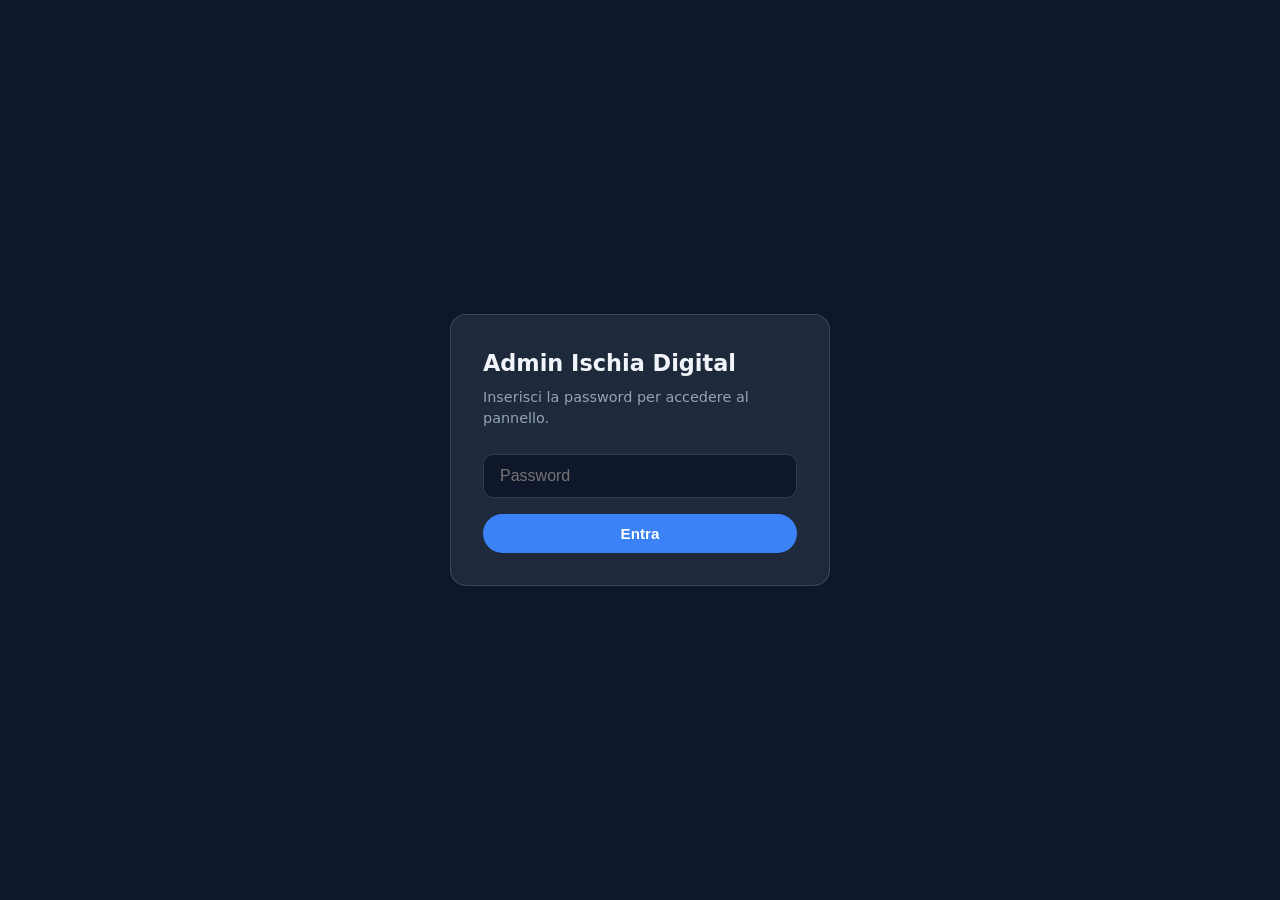
<file: admin.html>
<!DOCTYPE html>
<html lang="it">
<head>
  <meta charset="UTF-8">
  <meta name="viewport" content="width=device-width, initial-scale=1.0">
  <title>Admin — Ischia Digital</title>
  <style>
    :root {
      --bg: #0f172a;
      --card: #1e293b;
      --text: #f1f5f9;
      --muted: #94a3b8;
      --accent: #3b82f6;
      --border: rgba(148, 163, 184, 0.25);
      --danger: #ef4444;
    }
    * { box-sizing: border-box; margin: 0; padding: 0; }
    body {
      font-family: system-ui, -apple-system, sans-serif;
      background: var(--bg);
      color: var(--text);
      min-height: 100vh;
      line-height: 1.5;
    }
    .login-screen {
      min-height: 100vh;
      display: grid;
      place-items: center;
      padding: 1rem;
    }
    .login-box {
      background: var(--card);
      border: 1px solid var(--border);
      border-radius: 16px;
      padding: 2rem;
      width: min(100%, 380px);
    }
    .login-box h1 { font-size: 1.4rem; margin-bottom: 0.4rem; }
    .login-box p { color: var(--muted); font-size: 0.9rem; margin-bottom: 1.5rem; }
    .login-box input {
      width: 100%;
      padding: 0.75rem 1rem;
      border-radius: 10px;
      border: 1px solid var(--border);
      background: var(--bg);
      color: var(--text);
      font-size: 1rem;
      margin-bottom: 1rem;
    }
    .login-box input:focus { outline: none; border-color: var(--accent); }
    .btn {
      display: inline-flex;
      align-items: center;
      justify-content: center;
      padding: 0.7rem 1.2rem;
      border-radius: 999px;
      border: none;
      font-weight: 600;
      font-size: 0.95rem;
      cursor: pointer;
      background: var(--accent);
      color: white;
      width: 100%;
    }
    .btn:hover { filter: brightness(1.08); }
    .btn-ghost {
      background: transparent;
      border: 1px solid var(--border);
      color: var(--muted);
      width: auto;
    }
    .error { color: var(--danger); font-size: 0.85rem; margin-bottom: 0.75rem; display: none; }
    .dashboard { display: none; max-width: 1000px; margin: 0 auto; padding: 1.5rem 1rem 3rem; }
    .dashboard.visible { display: block; }
    .header {
      display: flex;
      justify-content: space-between;
      align-items: center;
      margin-bottom: 2rem;
      flex-wrap: wrap;
      gap: 1rem;
    }
    .header h1 { font-size: 1.5rem; }
    .stats {
      display: grid;
      grid-template-columns: repeat(3, 1fr);
      gap: 1rem;
      margin-bottom: 2rem;
    }
    @media (max-width: 600px) { .stats { grid-template-columns: 1fr; } }
    .stat-card {
      background: var(--card);
      border: 1px solid var(--border);
      border-radius: 12px;
      padding: 1.25rem;
    }
    .stat-card .label { color: var(--muted); font-size: 0.85rem; }
    .stat-card .value { font-size: 1.8rem; font-weight: 700; margin-top: 0.25rem; }
    .section { margin-bottom: 2.5rem; }
    .section h2 {
      font-size: 1.15rem;
      margin-bottom: 1rem;
      display: flex;
      justify-content: space-between;
      align-items: center;
      flex-wrap: wrap;
      gap: 0.5rem;
    }
    table { width: 100%; border-collapse: collapse; font-size: 0.9rem; }
    th, td {
      text-align: left;
      padding: 0.7rem 0.6rem;
      border-bottom: 1px solid var(--border);
    }
    th { color: var(--muted); font-weight: 500; font-size: 0.8rem; }
    .badge {
      display: inline-block;
      padding: 0.2rem 0.55rem;
      border-radius: 999px;
      font-size: 0.75rem;
      font-weight: 600;
    }
    .badge-new { background: rgba(59,130,246,0.2); color: #93c5fd; }
    .empty {
      color: var(--muted);
      padding: 2rem;
      text-align: center;
      font-size: 0.95rem;
    }
    .table-wrap {
      background: var(--card);
      border: 1px solid var(--border);
      border-radius: 12px;
      overflow-x: auto;
    }
    @media (max-width: 600px) {
      table { font-size: 0.8rem; }
      th, td { padding: 0.55rem 0.4rem; }
    }
  </style>
</head>
<body>
  <div class="login-screen" id="loginScreen">
    <div class="login-box">
      <h1>Admin Ischia Digital</h1>
      <p>Inserisci la password per accedere al pannello.</p>
      <div class="error" id="loginError">Password non corretta</div>
      <input type="password" id="password" placeholder="Password" onkeydown="if(event.key==='Enter') tryLogin()">
      <button class="btn" onclick="tryLogin()">Entra</button>
    </div>
  </div>
  <div class="dashboard" id="dashboard">
    <div class="header">
      <h1>Pannello Admin</h1>
      <div style="display:flex;gap:0.6rem;align-items:center">
        <a href="index.html" class="btn btn-ghost" style="padding:0.5rem 1rem;font-size:0.85rem">← Landing</a>
        <button class="btn btn-ghost" style="padding:0.5rem 1rem;font-size:0.85rem" onclick="logout()">Esci</button>
      </div>
    </div>
    <div class="stats">
      <div class="stat-card">
        <div class="label">Visite totali</div>
        <div class="value" id="statVisits">0</div>
      </div>
      <div class="stat-card">
        <div class="label">Click su “Prenota call”</div>
        <div class="value" id="statBookings">0</div>
      </div>
      <div class="stat-card">
        <div class="label">Ultime 24h (visite)</div>
        <div class="value" id="statToday">0</div>
      </div>
    </div>
    <div class="section">
      <h2>
        Click su prenotazione (Calendly)
        <button class="btn btn-ghost" style="padding:0.35rem 0.8rem;font-size:0.8rem" onclick="clearBookings()">Svuota</button>
      </h2>
      <div class="table-wrap">
        <table>
          <thead>
            <tr>
              <th>Data / Ora</th>
              <th>Azione</th>
            </tr>
          </thead>
          <tbody id="bookingsBody"></tbody>
        </table>
        <div class="empty" id="bookingsEmpty">Nessun click sulla prenotazione ancora.</div>
      </div>
    </div>
    <div class="section">
      <h2>
        Visite recenti
        <button class="btn btn-ghost" style="padding:0.35rem 0.8rem;font-size:0.8rem" onclick="clearVisits()">Svuota</button>
      </h2>
      <div class="table-wrap">
        <table>
          <thead>
            <tr>
              <th>Data / Ora</th>
              <th>Referrer</th>
              <th>Device</th>
            </tr>
          </thead>
          <tbody id="visitsBody"></tbody>
        </table>
        <div class="empty" id="visitsEmpty">Nessuna visita registrata.</div>
      </div>
    </div>
  </div>
  <script>
    const ADMIN_PASSWORD = 'ischia2026';
    function tryLogin() {
      const pwd = document.getElementById('password').value;
      if (pwd === ADMIN_PASSWORD) {
        sessionStorage.setItem('id_admin', '1');
        showDashboard();
      } else {
        document.getElementById('loginError').style.display = 'block';
      }
    }
    function logout() {
      sessionStorage.removeItem('id_admin');
      location.reload();
    }
    function showDashboard() {
      document.getElementById('loginScreen').style.display = 'none';
      document.getElementById('dashboard').classList.add('visible');
      renderData();
    }
    function renderData() {
      const visits = JSON.parse(localStorage.getItem('id_visits') || '[]');
      const bookings = JSON.parse(localStorage.getItem('id_booking_clicks') || '[]');
      document.getElementById('statVisits').textContent = visits.length;
      document.getElementById('statBookings').textContent = bookings.length;
      const now = Date.now();
      const dayAgo = now - 24 * 60 * 60 * 1000;
      const todayCount = visits.filter(v => new Date(v.date).getTime() > dayAgo).length;
      document.getElementById('statToday').textContent = todayCount;
      const bBody = document.getElementById('bookingsBody');
      const bEmpty = document.getElementById('bookingsEmpty');
      bBody.innerHTML = '';
      if (bookings.length === 0) {
        bEmpty.style.display = 'block';
      } else {
        bEmpty.style.display = 'none';
        [...bookings].reverse().forEach(b => {
          const tr = document.createElement('tr');
          const d = new Date(b.date);
          tr.innerHTML = `<td>${d.toLocaleDateString('it-IT')} ${d.toLocaleTimeString('it-IT', {hour:'2-digit', minute:'2-digit'})}</td><td>Click su “Prenota la call”</td>`;
          bBody.appendChild(tr);
        });
      }
      const vBody = document.getElementById('visitsBody');
      const vEmpty = document.getElementById('visitsEmpty');
      vBody.innerHTML = '';
      if (visits.length === 0) {
        vEmpty.style.display = 'block';
      } else {
        vEmpty.style.display = 'none';
        [...visits].reverse().slice(0, 50).forEach(v => {
          const tr = document.createElement('tr');
          const d = new Date(v.date);
          const device = /Mobile|Android|iPhone/i.test(v.userAgent) ? 'Mobile' : 'Desktop';
          tr.innerHTML = `<td>${d.toLocaleDateString('it-IT')} ${d.toLocaleTimeString('it-IT', {hour:'2-digit', minute:'2-digit'})}</td><td style="max-width:200px;overflow:hidden;text-overflow:ellipsis;white-space:nowrap">${escapeHtml(v.referrer || 'direct')}</td><td>${device}</td>`;
          vBody.appendChild(tr);
        });
      }
    }
    function clearBookings() {
      if (confirm('Vuoi davvero cancellare tutti i click di prenotazione?')) {
        localStorage.removeItem('id_booking_clicks');
        renderData();
      }
    }
    function clearVisits() {
      if (confirm('Vuoi davvero cancellare tutte le visite?')) {
        localStorage.removeItem('id_visits');
        renderData();
      }
    }
    function escapeHtml(str) {
      return String(str).replace(/&/g, '&amp;').replace(/</g, '&lt;').replace(/>/g, '&gt;').replace(/"/g, '&quot;');
    }
    if (sessionStorage.getItem('id_admin') === '1') showDashboard();
  </script>
</body>
</html>
</file>
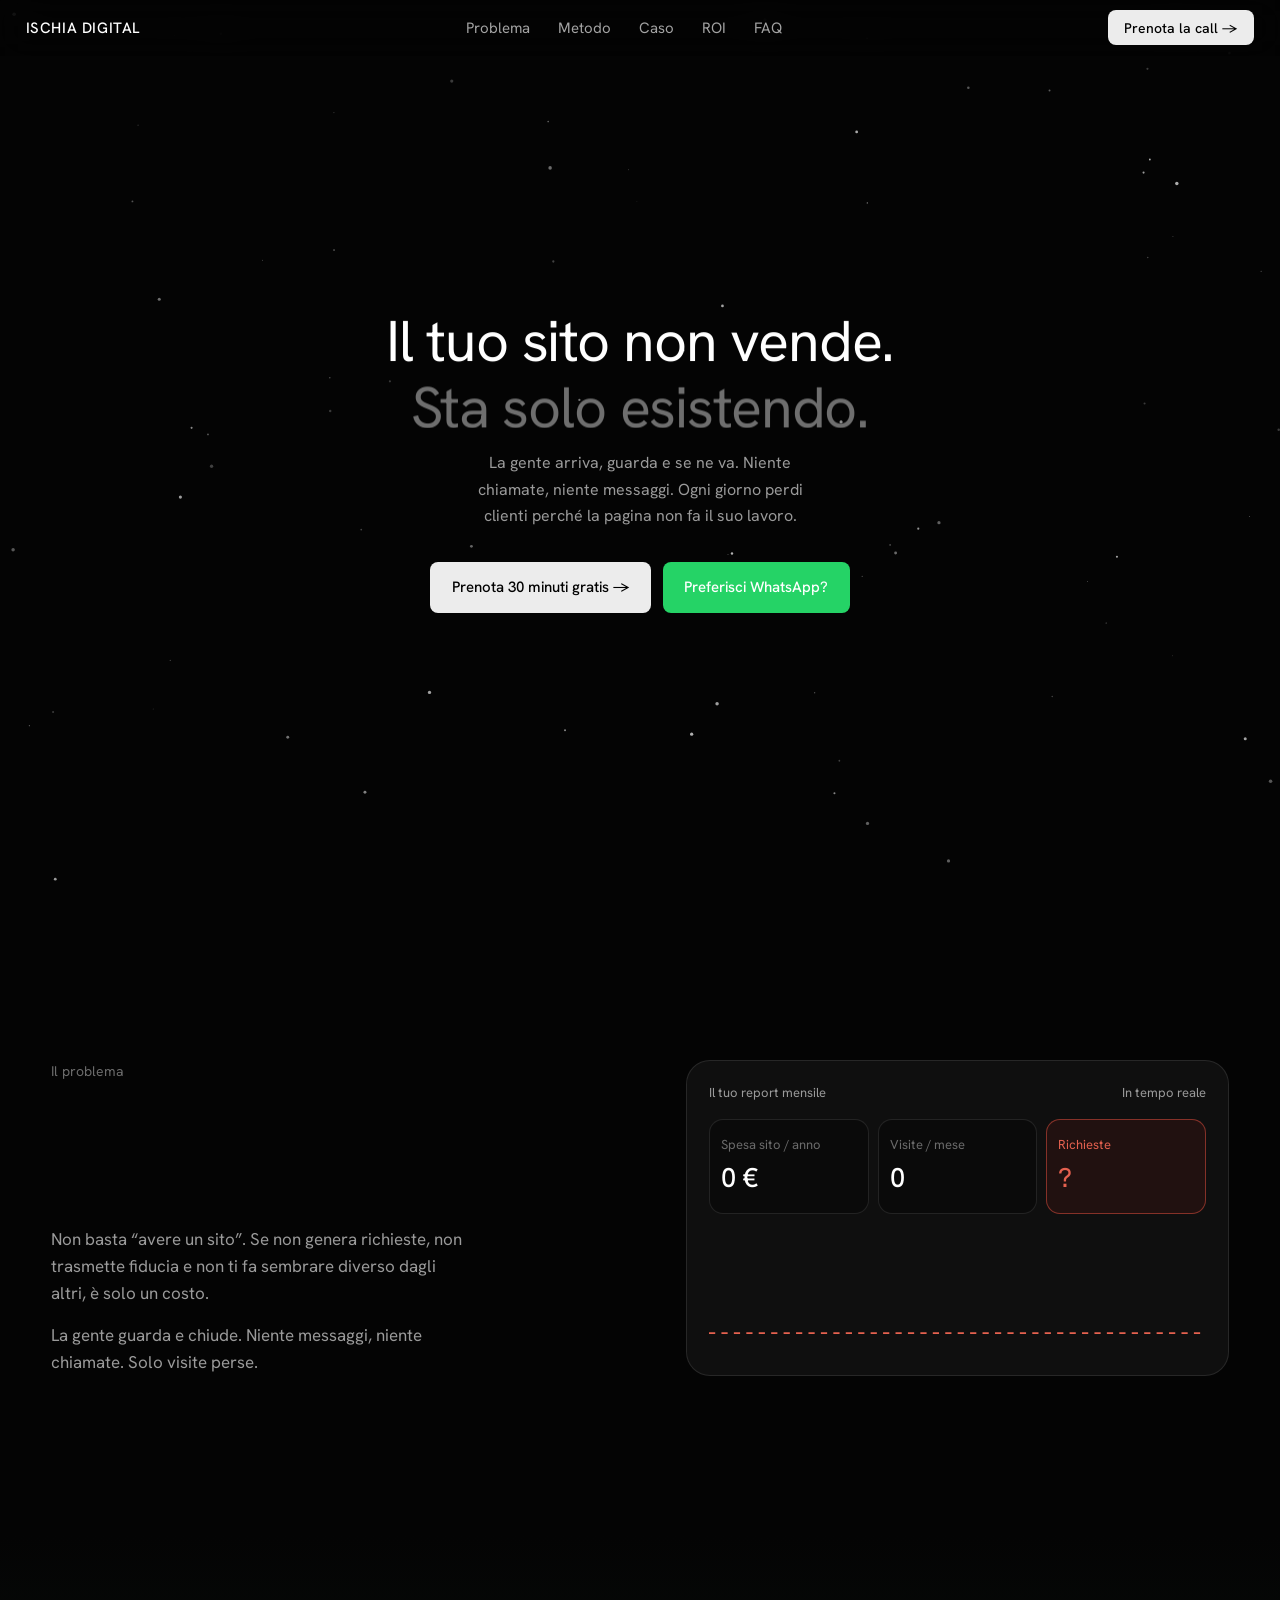
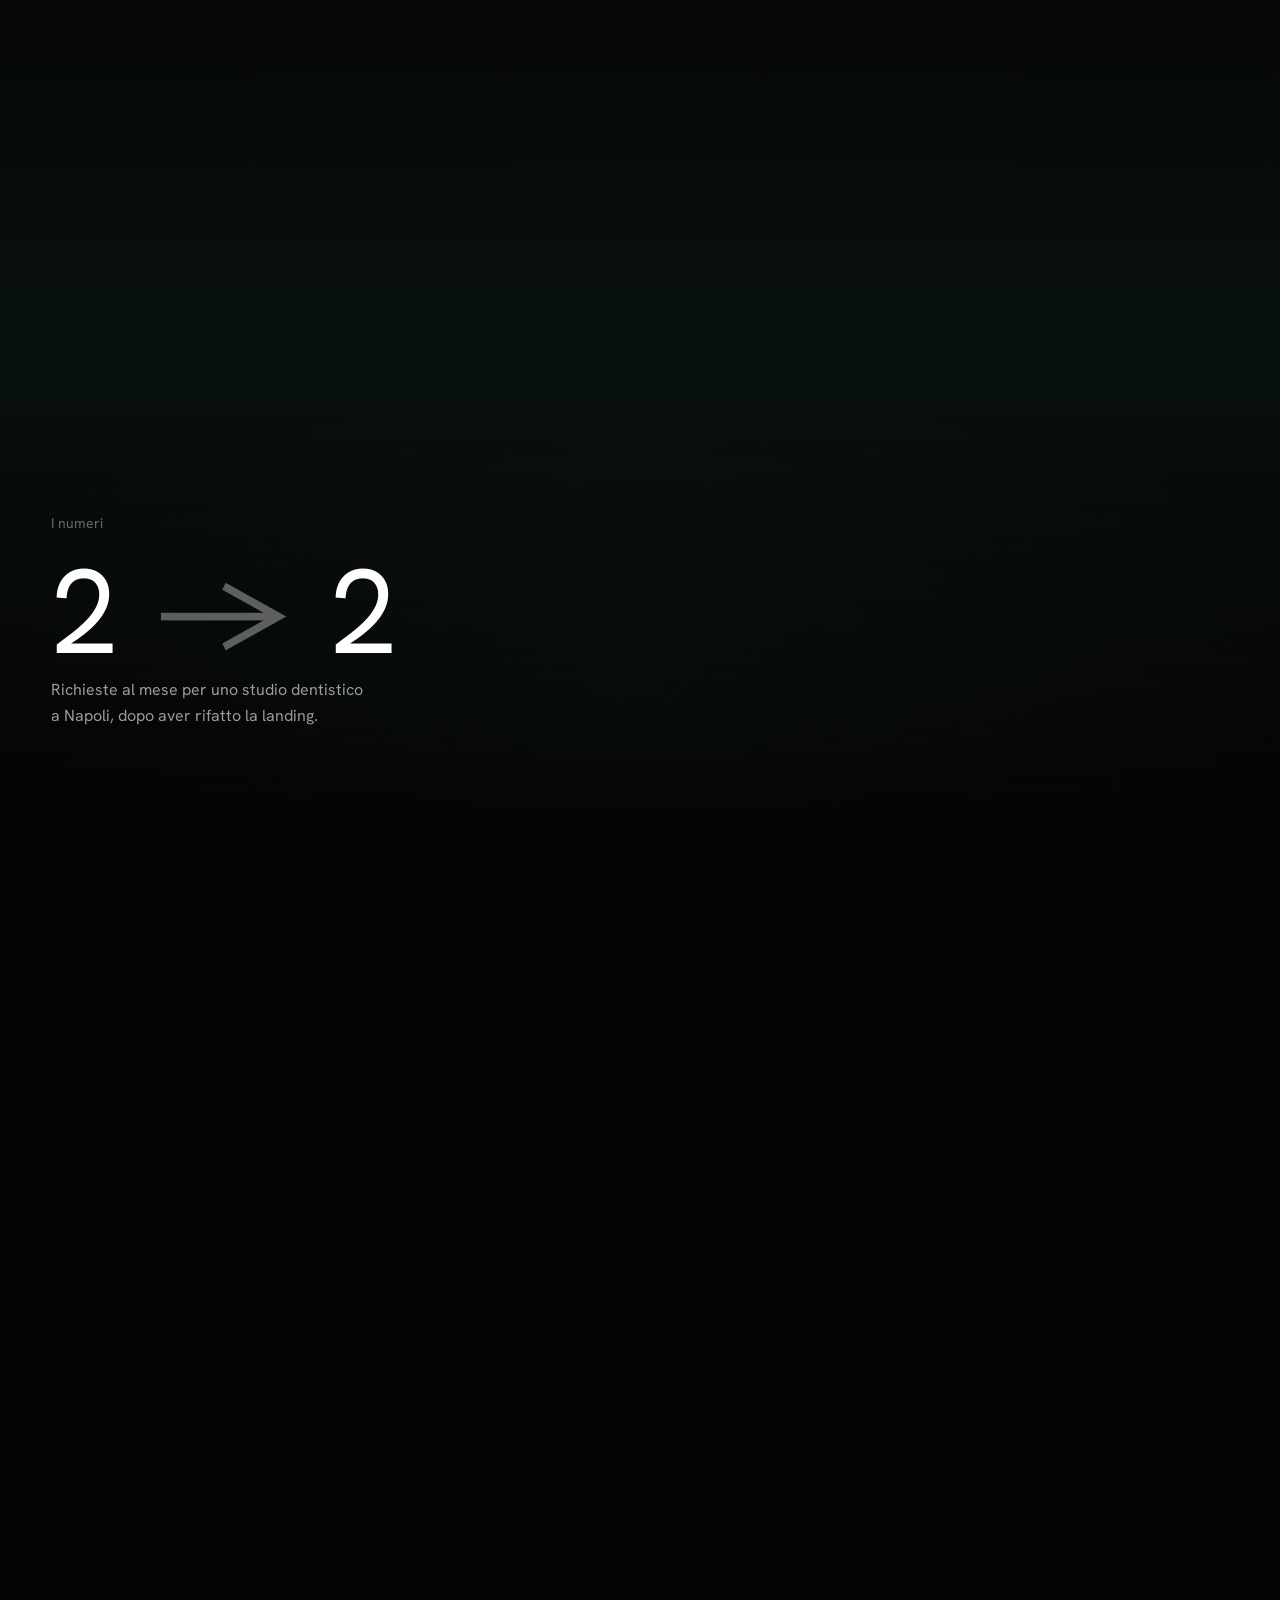
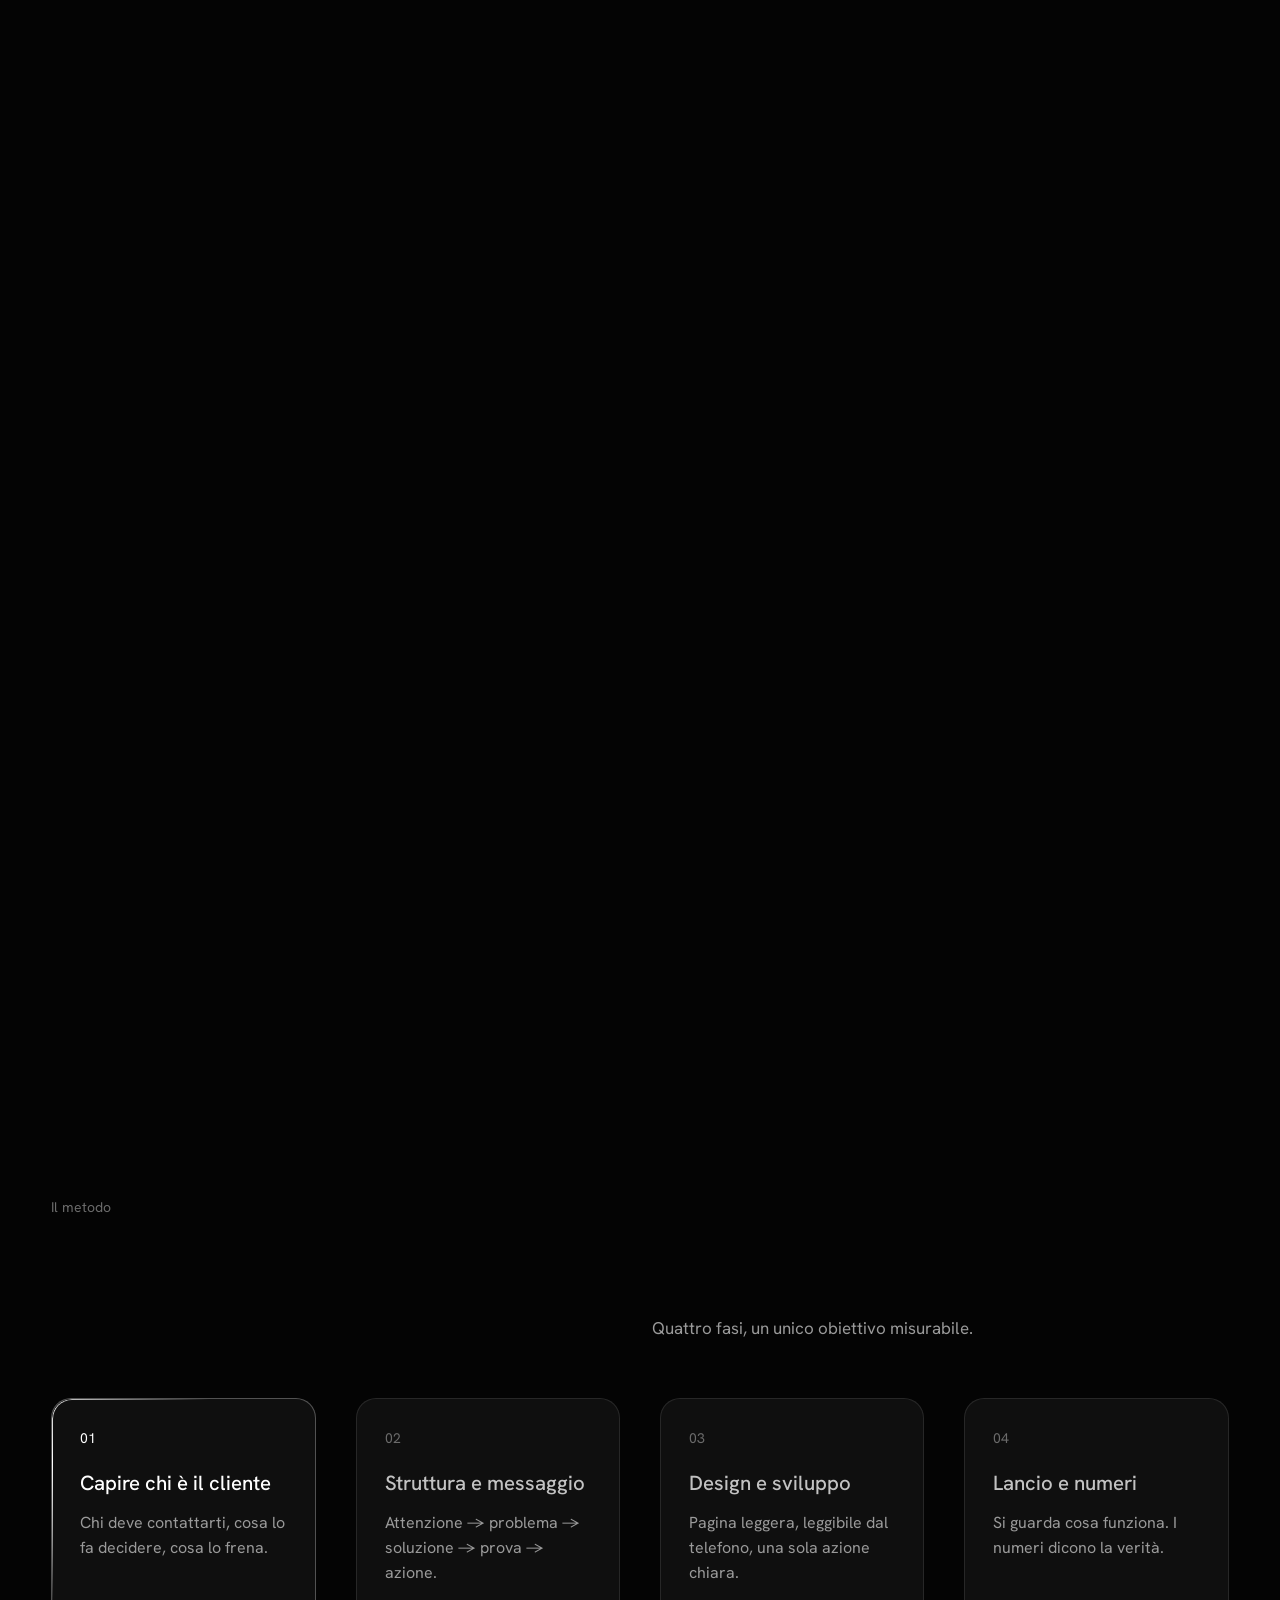
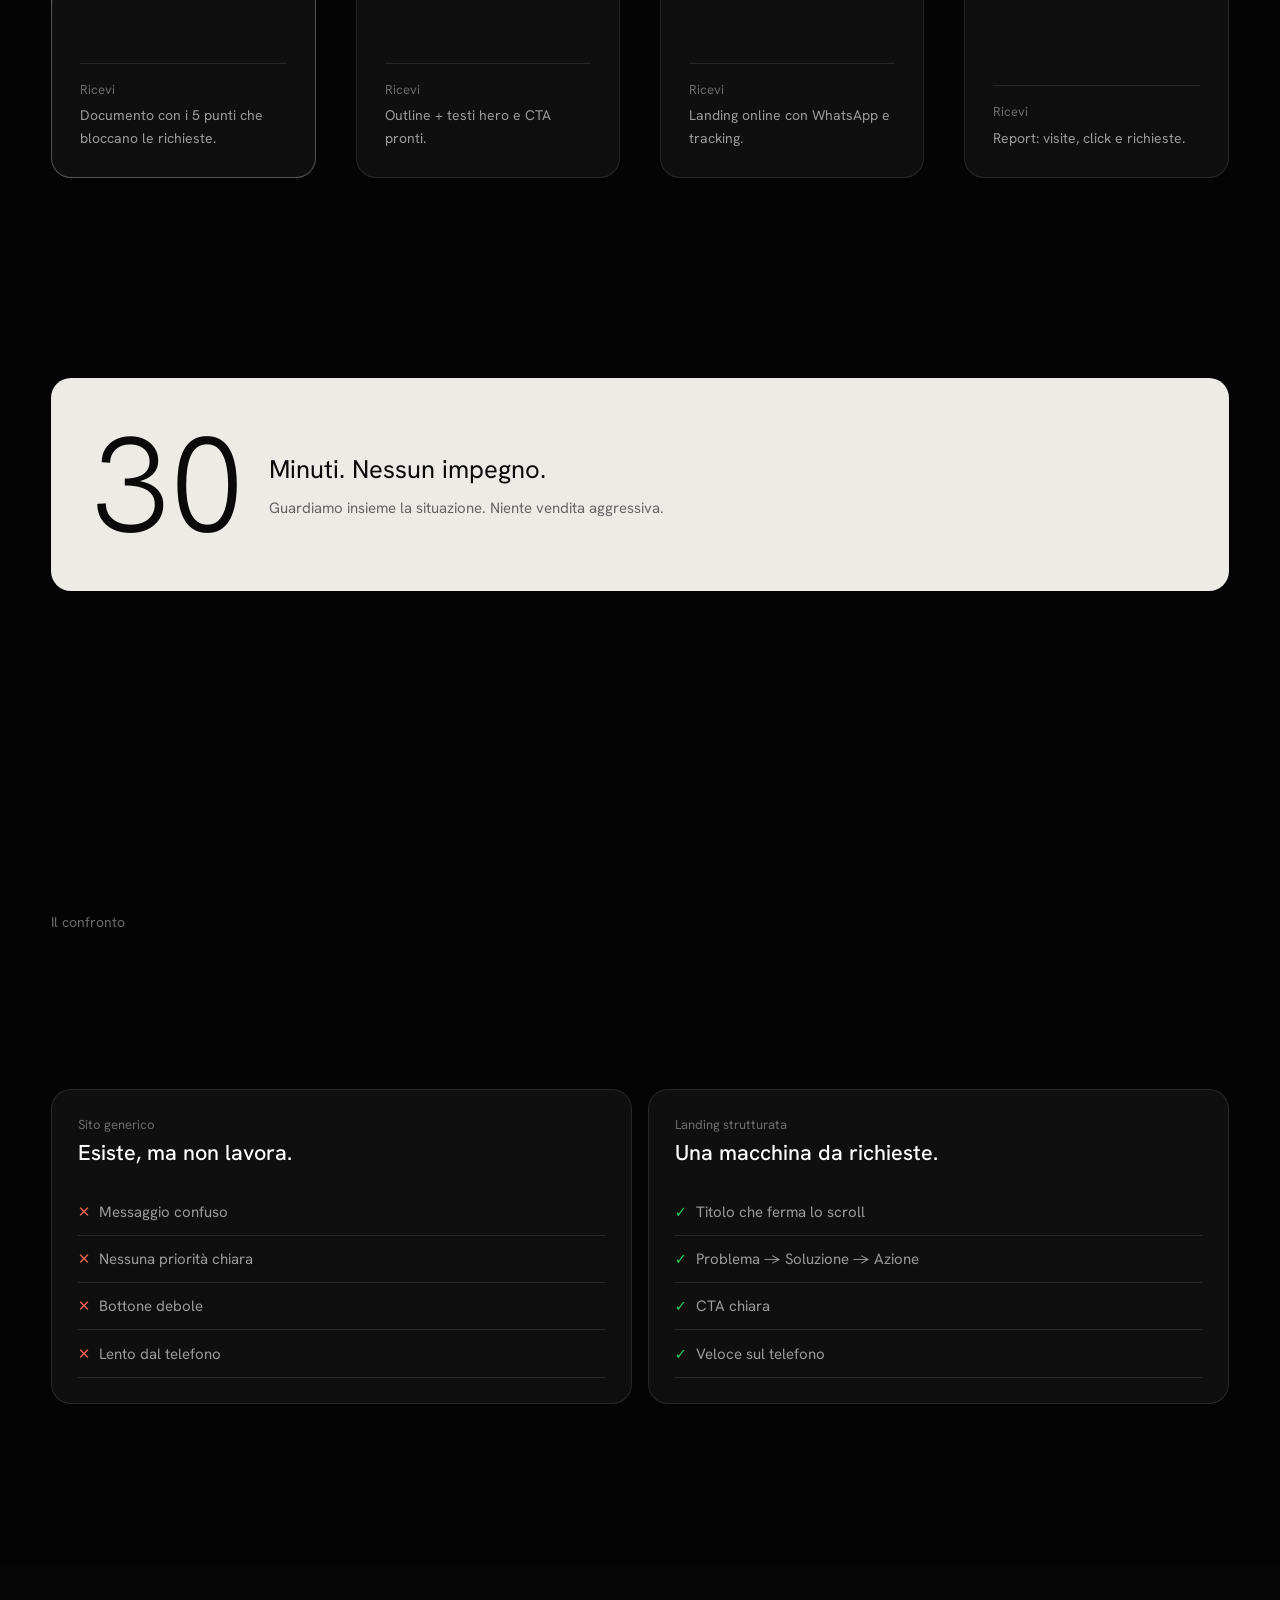
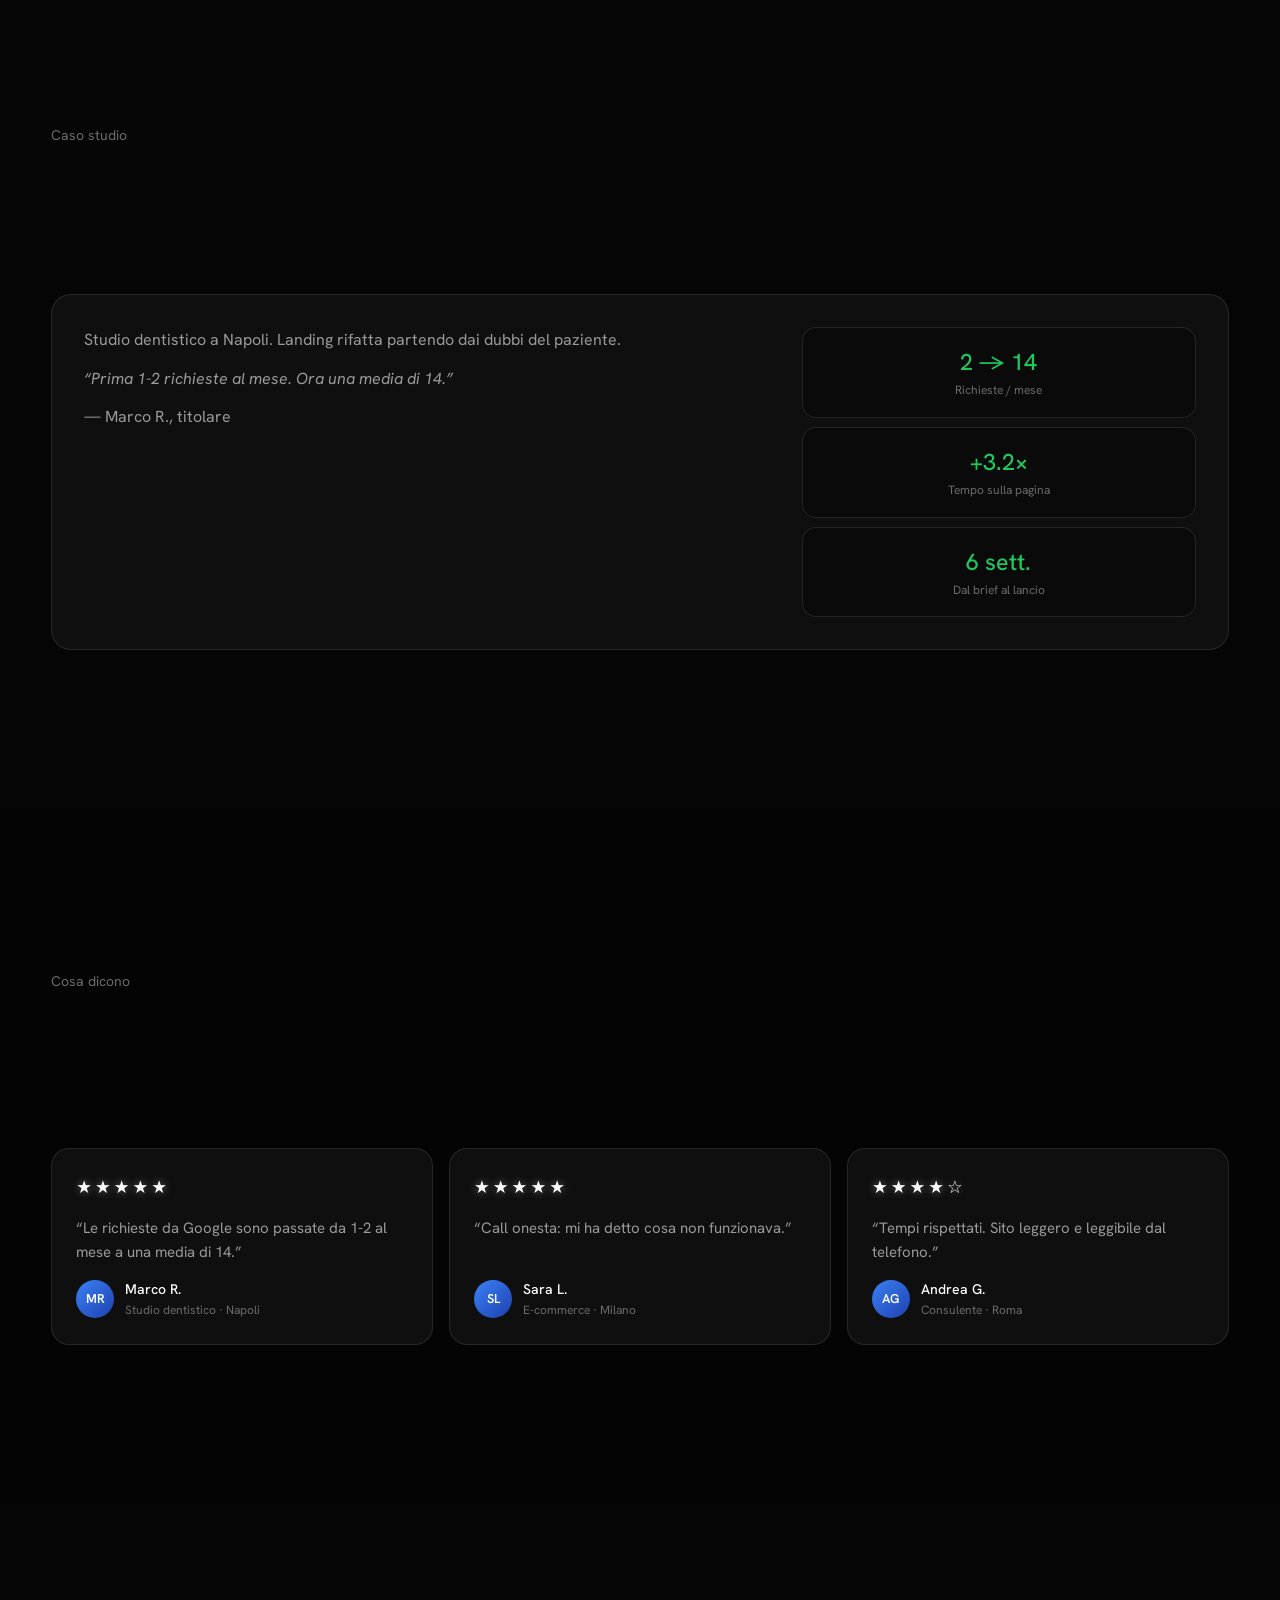
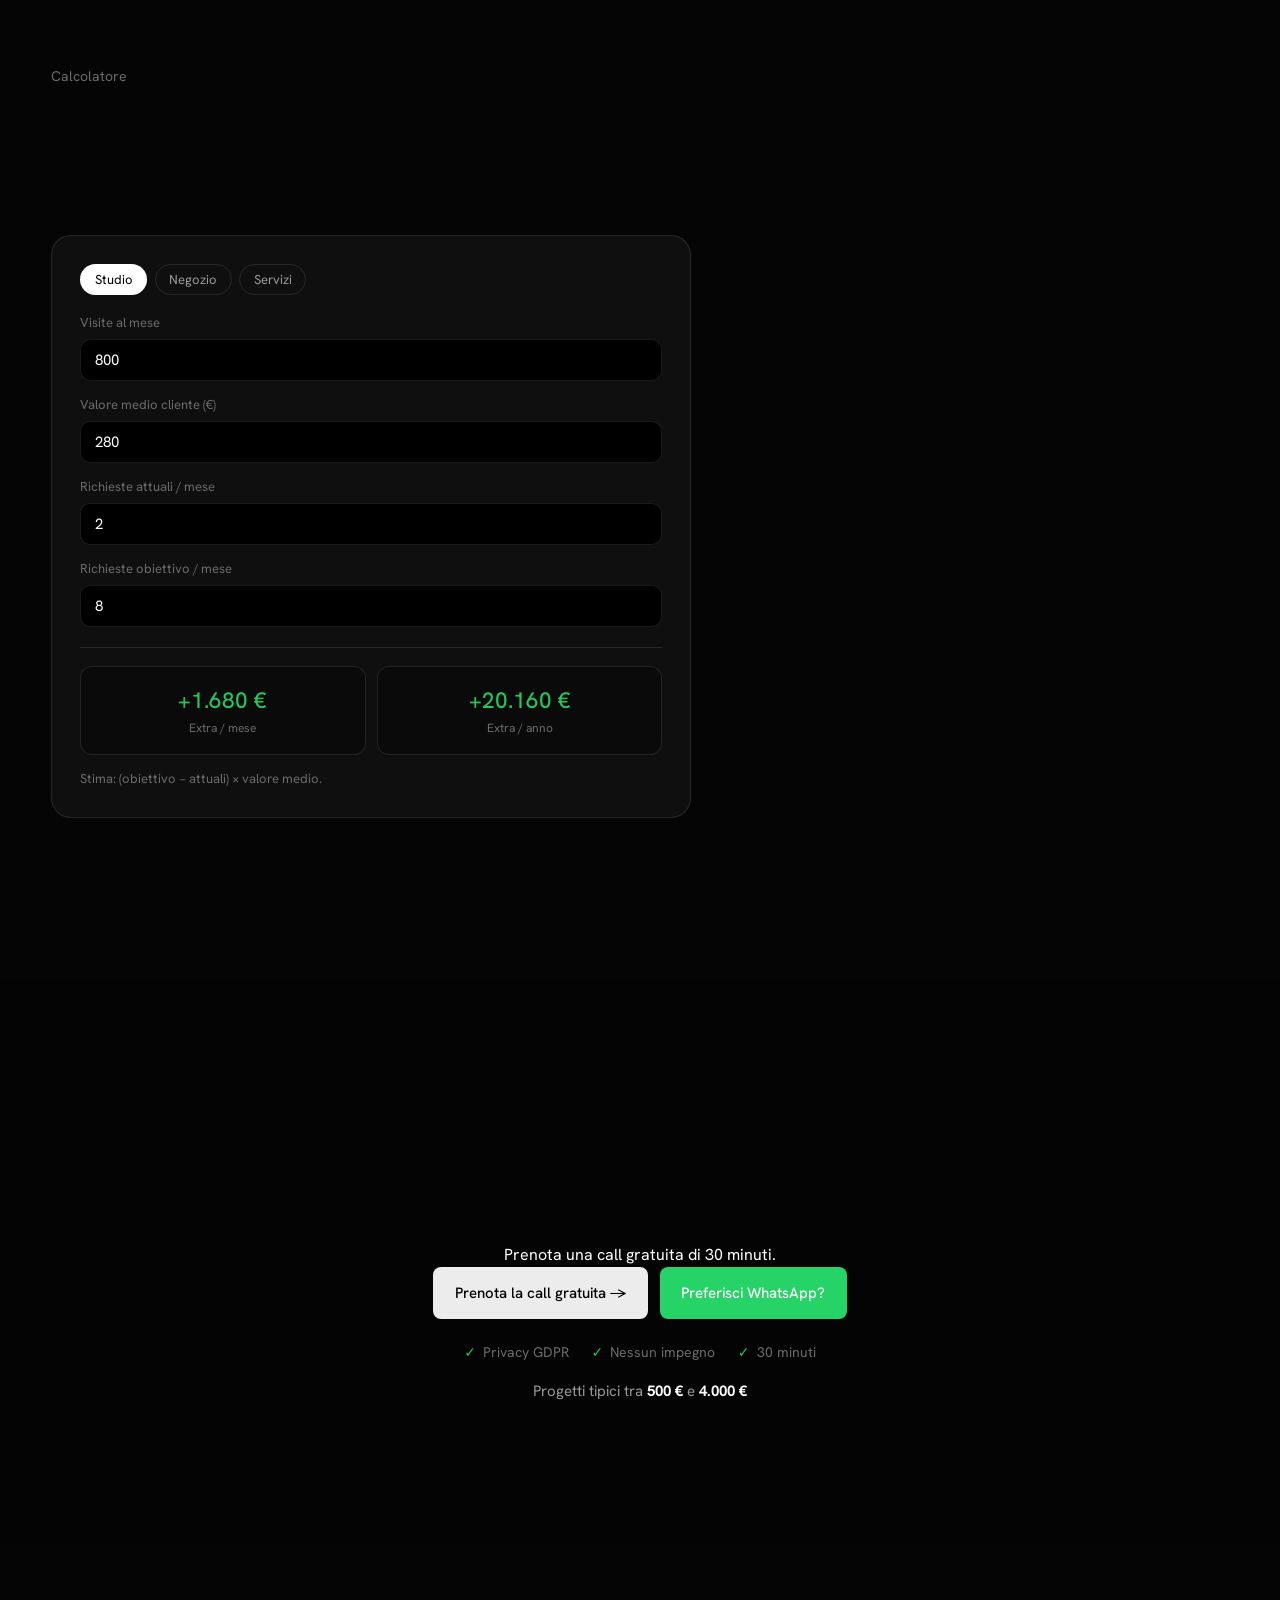
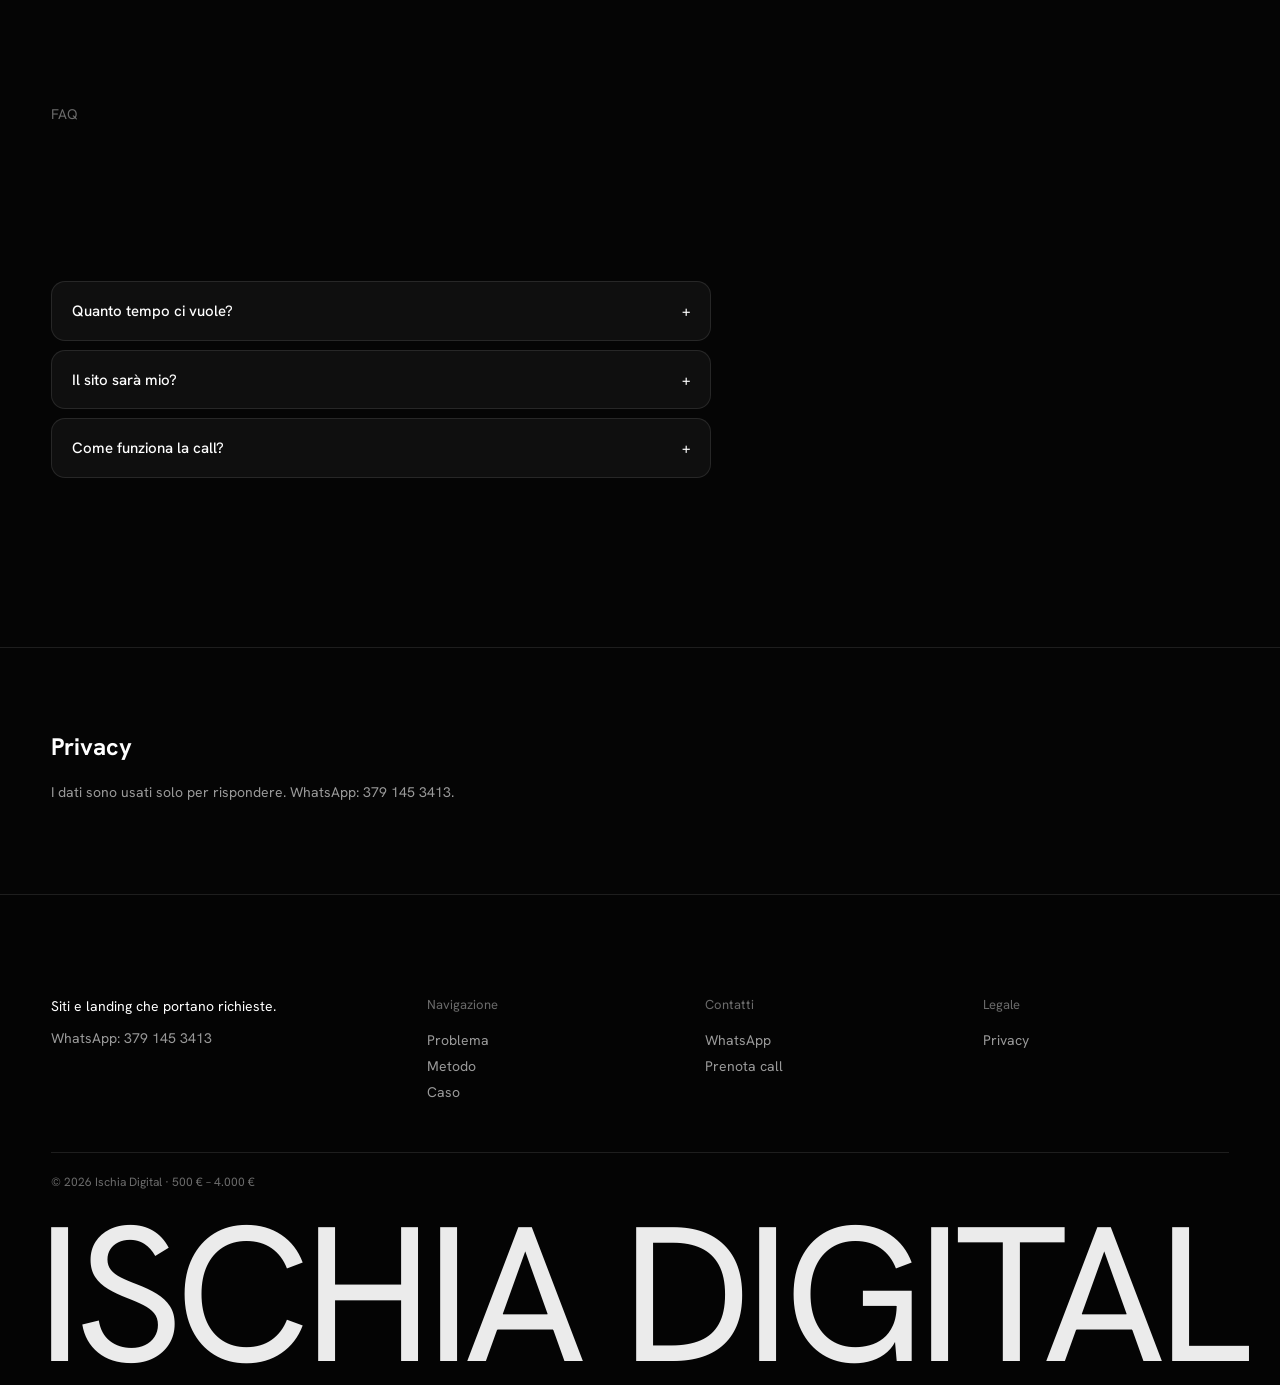
<file: demo.html>
<!DOCTYPE html>
<html lang="it">
<head>
  <meta charset="UTF-8">
  <meta name="viewport" content="width=device-width, initial-scale=1.0">
  <title>Demo — Ischia Digital</title>
  <meta http-equiv="refresh" content="0; url=index.html#demo">
  <style>body{font-family:system-ui;background:#0f172a;color:#f1f5f9;display:grid;place-items:center;min-height:100vh;margin:0}a{color:#3b82f6}</style>
</head>
<body>
  <p>Reindirizzamento alla <a href="index.html#demo">demo</a>…</p>
</body>
</html>
</file>
